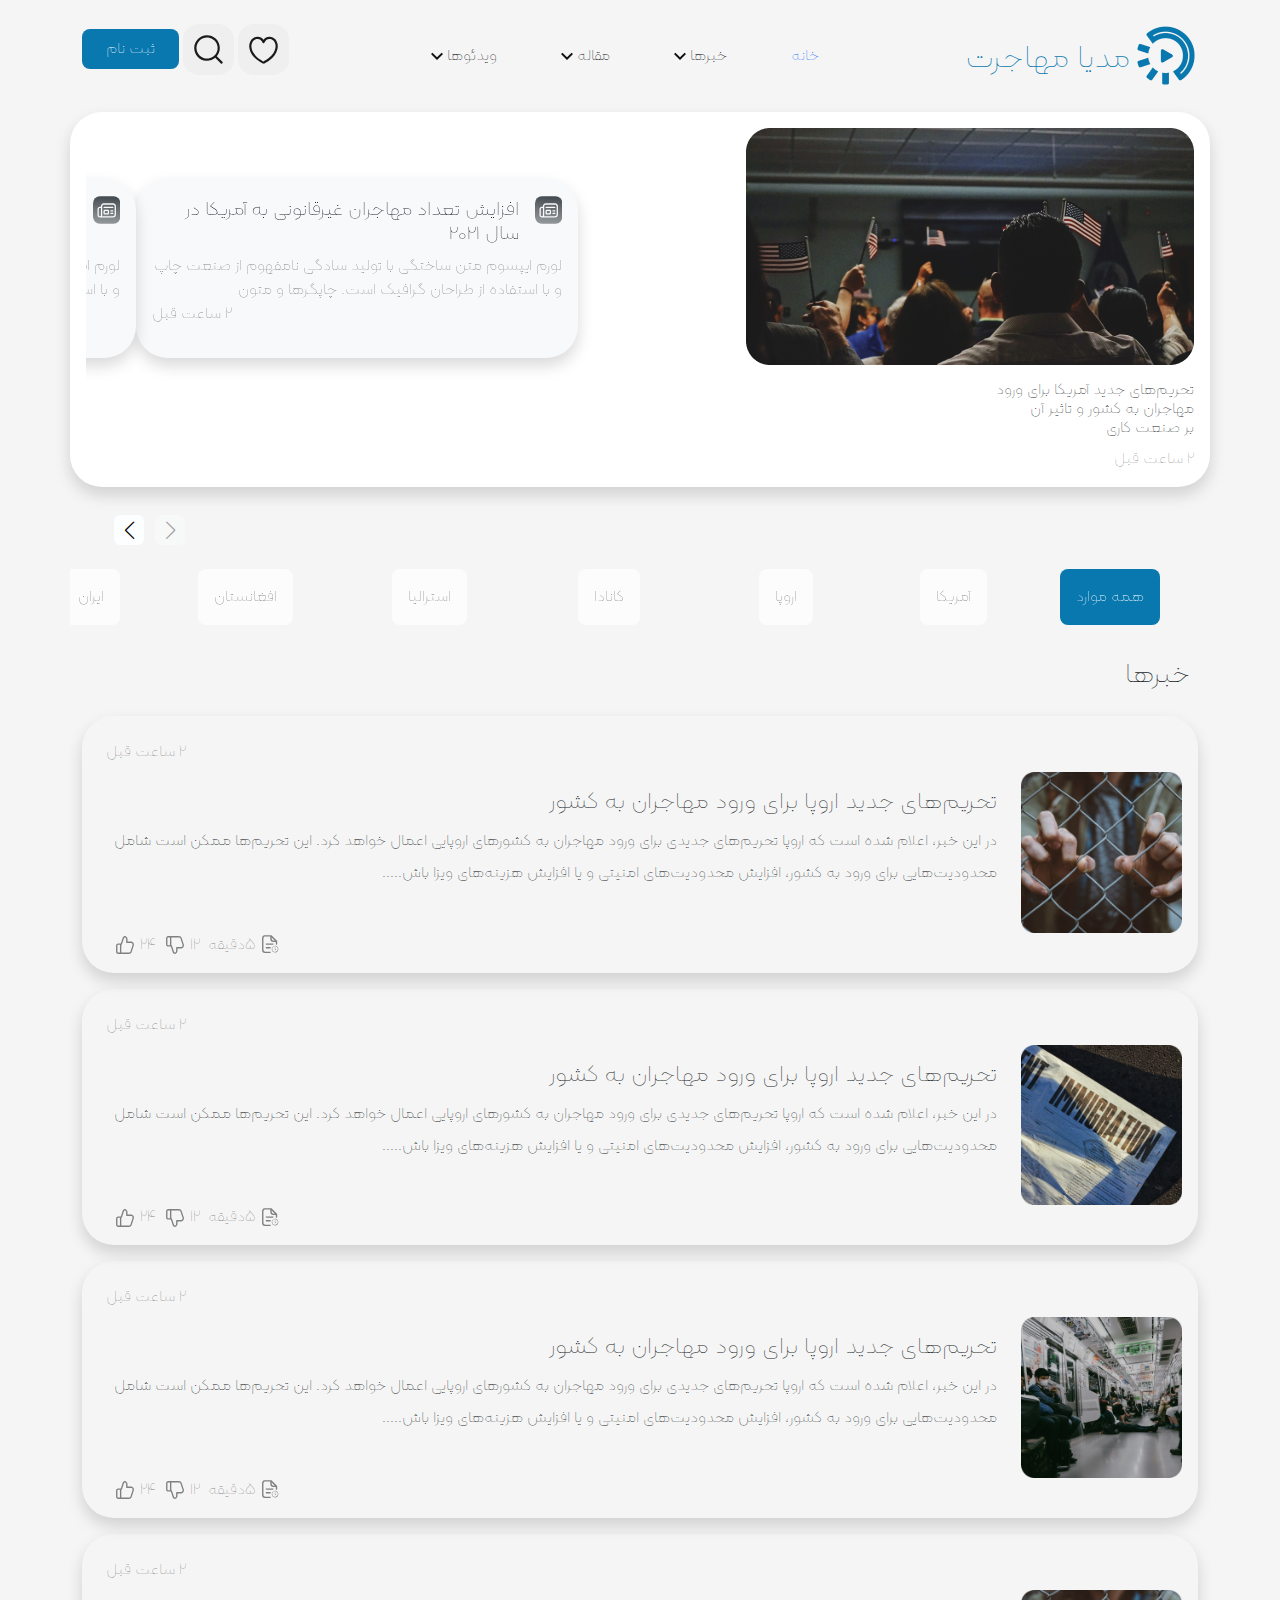
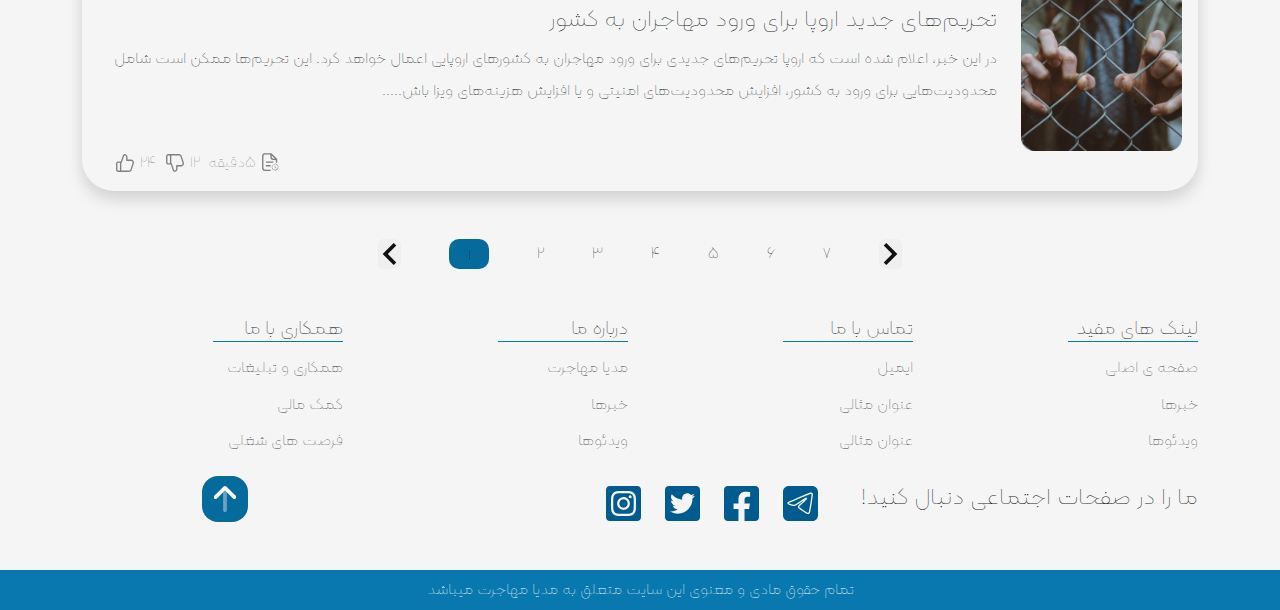
<file: index.html>
<html lang="fa-IR">

<head>
    <meta charset="UTF-8">
    <meta name="viewport" content="width=device-width, initial-scale=1.0">
    <link rel="stylesheet" href="assets/bootstrap-5.3.0-dist/css/bootstrap.css">
    <link rel="stylesheet" href="assets/bootstrap-5.3.0-dist/css/bootstrap.rtl.min.css">
    <link rel="stylesheet" href="assets/package/swiper.css">
    <link rel="stylesheet" href="assets/package/swiper-bundle.min.css">
    <link rel="stylesheet" href="assets/css/style.css">
    <title>Document</title>
</head>

<body>
    <!-- Header -->
    <header class="container">
        <div class="row">
            <div class="d-flex justify-content-between pt-4 pb-4">
                <!-- Logo -->
                <div class="d-flex">
                    <img class="img-fluid images" src="assets/images/Logo.png" alt="Logo">
                    <h1 class="mt-3 me-1 fs-2 text" style="color: #0878AF;">مدیا مهاجرت</h1>
                </div>
                <!-- NAV -->
                <nav class="navbar navbar-expand-lg">
                    <div class="navbar-nav gap-5 fs-6 collapse navbar-collapse" id="navbarNav">
                        <a class="nav-link text-primary" href="#">خانه</a>
                        <!-- news -->
                        <div class="btn-group">

                            <a class="nav-link text-black" id="defaultDropdown" data-bs-toggle="dropdown"
                                data-bs-auto-close="true" aria-expanded="false" href="#">خبرها
                                <svg width="12" height="9" viewBox="0 0 14 9" fill="none"
                                    xmlns="http://www.w3.org/2000/svg">
                                    <path
                                        d="M0 1.66667L1.645 0.0216675L7 5.365L12.355 0.0216675L14 1.66667L7 8.66667L0 1.66667Z"
                                        fill="#0F1010" />

                                </svg>
                                <div class="menu w-50 text-center dropdown-menu border-0"
                                    aria-labelledby="defaultDropdown">
                                    <a class="dropdown-item" href="#">عنوان خبرها</a>
                                    <a class="dropdown-item" href="#">عنوان خبرها</a>
                                    <a class="dropdown-item" href="#">عنوان خبرها</a>
                                </div>
                            </a>
                        </div>
                        <!-- End News -->
                        <!-- article -->
                        <div class="btn-group">
                            <a class="nav-link text-black" id="dropdownMenuClickableOutside" data-bs-toggle="dropdown"
                                data-bs-auto-close="true" aria-expanded="false" href="#">مقاله
                                <svg width="12" height="9" viewBox="0 0 14 9" fill="none"
                                    xmlns="http://www.w3.org/2000/svg">
                                    <path
                                        d="M0 1.66667L1.645 0.0216675L7 5.365L12.355 0.0216675L14 1.66667L7 8.66667L0 1.66667Z"
                                        fill="#0F1010" />

                                </svg>
                                <div class="w-50 text-center dropdown-menu border-0"
                                    aria-labelledby="dropdownMenuClickableOutside">
                                    <a class="dropdown-item" href="#">عنوان مقاله</a>
                                    <a class="dropdown-item" href="#">عنوان مقاله</a>
                                    <a class="dropdown-item" href="#">عنوان مقاله</a>
                                </div>
                            </a>
                        </div>
                        <!-- move -->
                        <div class="btn-group">
                            <a class="nav-link text-black" id="dropdownMenuClickableOutside" data-bs-toggle="dropdown"
                                data-bs-auto-close="true" aria-expanded="false" href="#">ویدئوها
                                <svg width="12" height="9" viewBox="0 0 14 9" fill="none"
                                    xmlns="http://www.w3.org/2000/svg">
                                    <path
                                        d="M0 1.66667L1.645 0.0216675L7 5.365L12.355 0.0216675L14 1.66667L7 8.66667L0 1.66667Z"
                                        fill="#0F1010" />

                                </svg>
                                <div class="w-50 text-center dropdown-menu border-0"
                                    aria-labelledby="dropdownMenuClickableOutside">
                                    <a class="dropdown-item" href="#">عنوان ویدئوها</a>
                                    <a class="dropdown-item" href="#">عنوان ویدئوها</a>
                                    <a class="dropdown-item" href="#">عنوان ویدئوها</a>
                                </div>
                            </a>
                        </div>
                    </div>
                </nav>
                <!-- End Nav -->
                <!-- SEARCH HEART -->
                <div class="gap-2 d-xs-none d-sm-none d-md-none d-lg-block d-xl-block search">
                    <button class="border-0 rounded-4 py-2 px-2">
                        <svg width="35" height="35" viewBox="0 0 44 44" fill="none" xmlns="http://www.w3.org/2000/svg">
                            <path
                                d="M21.9995 39.875C21.8029 39.8752 21.6085 39.8334 21.4294 39.7522C20.8299 39.479 6.72052 32.9358 4.46002 21.2813C3.98201 19.2672 3.94438 17.1736 4.34969 15.1435C4.75501 13.1135 5.59371 11.1948 6.80852 9.51865C7.76745 8.36732 8.9752 7.44867 10.3408 6.83194C11.7063 6.21522 13.1941 5.9165 14.6919 5.95832H14.7395C16.1816 5.95308 17.6019 6.30986 18.8703 6.99596C20.1387 7.68205 21.2147 8.67552 21.9995 9.88532C22.7881 8.66975 23.8704 7.67265 25.1464 6.98625C26.4225 6.29984 27.851 5.9463 29.2999 5.95832C30.7998 5.91454 32.29 6.21231 33.658 6.8291C35.0259 7.4459 36.2357 8.36558 37.196 9.51865C38.4095 11.1955 39.2468 13.1144 39.6508 15.1444C40.0549 17.1744 40.0161 19.2677 39.5372 21.2813C37.2785 32.9358 23.1692 39.479 22.5697 39.7522C22.3906 39.8334 22.1962 39.8752 21.9995 39.875ZM14.7432 8.70832H14.712C13.6173 8.66228 12.5266 8.86885 11.5245 9.31203C10.5225 9.75521 9.63584 10.4231 8.93335 11.264C7.97577 12.6277 7.32184 14.1809 7.0157 15.8188C6.70955 17.4568 6.75831 19.1413 7.15868 20.7588C8.90952 29.7862 19.42 35.6528 22.0087 36.9692C24.5882 35.6528 35.0987 29.7862 36.8477 20.7588C37.2489 19.1418 37.2987 17.4576 36.9938 15.8197C36.689 14.1818 36.0365 12.6283 35.0804 11.264C34.3758 10.4217 33.4867 9.75308 32.482 9.30988C31.4773 8.86667 30.3841 8.66083 29.287 8.70832H29.2559C27.9237 8.78575 26.6452 9.25966 25.5845 10.0692C24.5237 10.8787 23.7292 11.9869 23.303 13.2513C23.2098 13.5227 23.0343 13.7584 22.8011 13.9256C22.5679 14.0928 22.2883 14.1833 22.0014 14.1845C21.7138 14.1834 21.4338 14.0922 21.2007 13.9239C20.9676 13.7555 20.793 13.5184 20.7015 13.2458C20.2738 11.9817 19.4781 10.8743 18.4164 10.0657C17.3547 9.25721 16.0755 8.7845 14.7432 8.70832Z"
                                fill="#1A1B1B" />
                        </svg>
                    </button>
                    <button class="border-0 rounded-4 py-2 px-2">
                        <svg width="35" height="35" viewBox="0 0 44 44" fill="none" xmlns="http://www.w3.org/2000/svg">
                            <path
                                d="M39.4724 37.5276L32.4305 30.4857C35.1 27.3152 36.4419 23.2362 36.1761 19.1C35.9102 14.9639 34.0572 11.0902 31.0038 8.28752C27.9503 5.48483 23.9325 3.9697 19.7887 4.05837C15.645 4.14704 11.6956 5.83265 8.76485 8.76339C5.83412 11.6941 4.1485 15.6435 4.05984 19.7873C3.97117 23.931 5.48629 27.9489 8.28898 31.0023C11.0917 34.0557 14.9653 35.9087 19.1015 36.1746C23.2377 36.4404 27.3167 35.0986 30.4872 32.4291L37.529 39.4709C37.7897 39.7138 38.1344 39.846 38.4906 39.8397C38.8469 39.8334 39.1867 39.6891 39.4387 39.4372C39.6906 39.1853 39.8349 38.8454 39.8412 38.4892C39.8475 38.133 39.7152 37.7882 39.4724 37.5276ZM6.87569 20.1659C6.87569 17.537 7.65523 14.9672 9.11574 12.7814C10.5762 10.5956 12.6521 8.89201 15.0809 7.88599C17.5096 6.87998 20.1821 6.61676 22.7604 7.12962C25.3388 7.64248 27.7071 8.90839 29.566 10.7673C31.4249 12.6261 32.6908 14.9945 33.2036 17.5728C33.7165 20.1511 33.4533 22.8237 32.4473 25.2524C31.4412 27.6811 29.7376 29.757 27.5518 31.2175C25.366 32.678 22.7962 33.4576 20.1674 33.4576C16.6434 33.4537 13.2648 32.0521 10.773 29.5602C8.28119 27.0684 6.87957 23.6899 6.87569 20.1659Z"
                                fill="#1A1B1B" />
                        </svg>
                    </button>

                    <a class="singIn border-0 rounded-3 text-decoration-none text-white fs-6 py-2 px-4" href="#">ثبت
                        نام</a>
                </div>
                <!-- End SEARCH HEART -->
                <!-- icone responsive user -->
                <div class="navbar-toggler d-xs-block d-sm-block d-md-block d-lg-none d-xl-none user" type="button"
                    data-bs-toggle="collapse" data-bs-target="#navbarNav" aria-controls="navbarNav"
                    aria-expanded="false" aria-label="Toggle navigation">
                    <div class="d-flex gap-3">
                        <!-- user -->
                        <button class="border-0 rounded-4 py-2 px-2">
                            <svg width="22" height="22" viewBox="0 0 22 22" fill="none"
                                xmlns="http://www.w3.org/2000/svg">
                                <path
                                    d="M11.0003 9.16667C13.5316 9.16667 15.5837 7.11464 15.5837 4.58333C15.5837 2.05203 13.5316 0 11.0003 0C8.46902 0 6.41699 2.05203 6.41699 4.58333C6.41699 7.11464 8.46902 9.16667 11.0003 9.16667Z"
                                    fill="#1A1B1B" />
                                <path
                                    d="M1.83366 22H20.167C20.4101 22 20.6433 21.9034 20.8152 21.7315C20.9871 21.5596 21.0837 21.3264 21.0837 21.0833C21.0837 18.4091 20.0213 15.8443 18.1303 13.9533C16.2393 12.0623 13.6746 11 11.0003 11C8.32606 11 5.76132 12.0623 3.87033 13.9533C1.97934 15.8443 0.916992 18.4091 0.916992 21.0833C0.916992 21.3264 1.01357 21.5596 1.18548 21.7315C1.35739 21.9034 1.59054 22 1.83366 22Z"
                                    fill="#1A1B1B" />
                            </svg>

                        </button>
                        <!--End user -->
                        <!-- search -->
                        <button class="border-0 rounded-4 py-2 px-2">
                            <svg width="22" height="22" viewBox="0 0 44 44" fill="none"
                                xmlns="http://www.w3.org/2000/svg">
                                <path
                                    d="M21.9995 39.875C21.8029 39.8752 21.6085 39.8334 21.4294 39.7522C20.8299 39.479 6.72052 32.9358 4.46002 21.2813C3.98201 19.2672 3.94438 17.1736 4.34969 15.1435C4.75501 13.1135 5.59371 11.1948 6.80852 9.51865C7.76745 8.36732 8.9752 7.44867 10.3408 6.83194C11.7063 6.21522 13.1941 5.9165 14.6919 5.95832H14.7395C16.1816 5.95308 17.6019 6.30986 18.8703 6.99596C20.1387 7.68205 21.2147 8.67552 21.9995 9.88532C22.7881 8.66975 23.8704 7.67265 25.1464 6.98625C26.4225 6.29984 27.851 5.9463 29.2999 5.95832C30.7998 5.91454 32.29 6.21231 33.658 6.8291C35.0259 7.4459 36.2357 8.36558 37.196 9.51865C38.4095 11.1955 39.2468 13.1144 39.6508 15.1444C40.0549 17.1744 40.0161 19.2677 39.5372 21.2813C37.2785 32.9358 23.1692 39.479 22.5697 39.7522C22.3906 39.8334 22.1962 39.8752 21.9995 39.875ZM14.7432 8.70832H14.712C13.6173 8.66228 12.5266 8.86885 11.5245 9.31203C10.5225 9.75521 9.63584 10.4231 8.93335 11.264C7.97577 12.6277 7.32184 14.1809 7.0157 15.8188C6.70955 17.4568 6.75831 19.1413 7.15868 20.7588C8.90952 29.7862 19.42 35.6528 22.0087 36.9692C24.5882 35.6528 35.0987 29.7862 36.8477 20.7588C37.2489 19.1418 37.2987 17.4576 36.9938 15.8197C36.689 14.1818 36.0365 12.6283 35.0804 11.264C34.3758 10.4217 33.4867 9.75308 32.482 9.30988C31.4773 8.86667 30.3841 8.66083 29.287 8.70832H29.2559C27.9237 8.78575 26.6452 9.25966 25.5845 10.0692C24.5237 10.8787 23.7292 11.9869 23.303 13.2513C23.2098 13.5227 23.0343 13.7584 22.8011 13.9256C22.5679 14.0928 22.2883 14.1833 22.0014 14.1845C21.7138 14.1834 21.4338 14.0922 21.2007 13.9239C20.9676 13.7555 20.793 13.5184 20.7015 13.2458C20.2738 11.9817 19.4781 10.8743 18.4164 10.0657C17.3547 9.25721 16.0755 8.7845 14.7432 8.70832Z"
                                    fill="#1A1B1B" />
                            </svg>
                        </button>
                        <!-- End search -->
                        <!-- menu -->
                        <button class="border-0 rounded-4 py-2 px-2" type="button" data-bs-toggle="collapse"
                            data-bs-target="#navbarNav">
                            <svg width="22" height="22" viewBox="0 0 22 22" fill="none"
                                xmlns="http://www.w3.org/2000/svg">
                                <path
                                    d="M19.25 6.1875H2.75C2.56766 6.1875 2.3928 6.11507 2.26386 5.98614C2.13493 5.8572 2.0625 5.68234 2.0625 5.5C2.0625 5.31766 2.13493 5.1428 2.26386 5.01386C2.3928 4.88493 2.56766 4.8125 2.75 4.8125H19.25C19.4323 4.8125 19.6072 4.88493 19.7361 5.01386C19.8651 5.1428 19.9375 5.31766 19.9375 5.5C19.9375 5.68234 19.8651 5.8572 19.7361 5.98614C19.6072 6.11507 19.4323 6.1875 19.25 6.1875ZM19.9375 11C19.9375 10.8177 19.8651 10.6428 19.7361 10.5139C19.6072 10.3849 19.4323 10.3125 19.25 10.3125H2.75C2.56766 10.3125 2.3928 10.3849 2.26386 10.5139C2.13493 10.6428 2.0625 10.8177 2.0625 11C2.0625 11.1823 2.13493 11.3572 2.26386 11.4861C2.3928 11.6151 2.56766 11.6875 2.75 11.6875H19.25C19.4323 11.6875 19.6072 11.6151 19.7361 11.4861C19.8651 11.3572 19.9375 11.1823 19.9375 11ZM19.9375 16.5C19.9375 16.3177 19.8651 16.1428 19.7361 16.0139C19.6072 15.8849 19.4323 15.8125 19.25 15.8125H11C10.8177 15.8125 10.6428 15.8849 10.5139 16.0139C10.3849 16.1428 10.3125 16.3177 10.3125 16.5C10.3125 16.6823 10.3849 16.8572 10.5139 16.9861C10.6428 17.1151 10.8177 17.1875 11 17.1875H19.25C19.4323 17.1875 19.6072 17.1151 19.7361 16.9861C19.8651 16.8572 19.9375 16.6823 19.9375 16.5Z"
                                    fill="#1A1B1B" />
                            </svg>

                        </button>
                        <!--End menu -->
                    </div>
                </div>
                <!-- End icone responsive user -->
            </div>
        </div>

    </header>
    <!-- End Header -->

    <!-- Main -->
    <main>
        <!-- container -->
        <section class="container shadow bg-body p-3 rounded-5">
            <!-- row -->
            <div class="row">
                <!-- cart Right -->
                <div class="col-12 col-sm-12 col-md-6 col-lg-6 col-xl-6">
                    <div>
                        <img class="img-fluid" src="assets/images/trian.png" alt="train">
                        <h3 class="fs-6 pt-3">تحریم‌های جدید آمریکا برای ورود <br />مهاجران به کشور و تاثیر آن
                            <br />بر صنعت کاری
                        </h3>
                        <div>
                            <span class="text-black-50">2 ساعت قبل</span>
                            <!-- svg arrow -->
                        </div>
                    </div>
                </div>
                <!-- End cart Right -->
                <!-- cart Left -->
                <div class="col-12 col-sm-12 col-md-6 col-lg-6 col-xl-6">
                    <!-- swiper -->
                    <div class="swiper">
                        <!-- swiper-wrraper -->
                        <div class="swiper-wrapper">
                            <!-- swiper slide 1 -->
                            <div class="swiper-slide">
                                <div class="shadow bg-light p-3 rounded-5">
                                    <div class="d-flex">
                                        <!-- svg exampel -->
                                        <svg width="32" height="32" viewBox="0 0 32 32" fill="none"
                                            xmlns="http://www.w3.org/2000/svg">
                                            <g filter="url(#filter0_b_181_957)">
                                                <rect width="32" height="32" rx="8" fill="url(#paint0_linear_181_957)"
                                                    fill-opacity="0.91" />
                                                <path
                                                    d="M17.077 15.7498H13.923C13.6987 15.7315 13.473 15.7622 13.2617 15.8398C13.0505 15.9174 12.8586 16.04 12.6994 16.1992C12.5403 16.3584 12.4176 16.5502 12.34 16.7615C12.2624 16.9728 12.2317 17.1984 12.25 17.4228V19.5768C12.2317 19.8011 12.2624 20.0267 12.34 20.238C12.4176 20.4493 12.5403 20.6412 12.6994 20.8003C12.8586 20.9595 13.0505 21.0821 13.2617 21.1597C13.473 21.2373 13.6987 21.2681 13.923 21.2498H17.077C17.3013 21.2681 17.527 21.2373 17.7383 21.1597C17.9495 21.0821 18.1414 20.9595 18.3006 20.8003C18.4597 20.6412 18.5824 20.4493 18.66 20.238C18.7376 20.0267 18.7683 19.8011 18.75 19.5768V17.4228C18.7683 17.1984 18.7376 16.9728 18.66 16.7615C18.5824 16.5502 18.4597 16.3584 18.3006 16.1992C18.1414 16.04 17.9495 15.9174 17.7383 15.8398C17.527 15.7622 17.3013 15.7315 17.077 15.7498ZM17.25 19.5768C17.25 19.6698 17.238 19.7198 17.241 19.7308C17.1877 19.746 17.1323 19.7525 17.077 19.7498H13.923C13.841 19.7498 13.792 19.7408 13.774 19.7408C13.7593 19.6874 13.7529 19.6321 13.755 19.5768V17.4228C13.755 17.3298 13.767 17.2798 13.764 17.2688C13.8173 17.2535 13.8727 17.2471 13.928 17.2498H17.082C17.182 17.2498 17.229 17.2608 17.236 17.2588C17.2507 17.3121 17.2571 17.3675 17.255 17.4228L17.25 19.5768ZM23.75 16.9998C23.75 17.1987 23.671 17.3894 23.5303 17.5301C23.3897 17.6708 23.1989 17.7498 23 17.7498H21C20.8011 17.7498 20.6103 17.6708 20.4697 17.5301C20.329 17.3894 20.25 17.1987 20.25 16.9998C20.25 16.8009 20.329 16.6101 20.4697 16.4694C20.6103 16.3288 20.8011 16.2498 21 16.2498H23C23.1989 16.2498 23.3897 16.3288 23.5303 16.4694C23.671 16.6101 23.75 16.8009 23.75 16.9998ZM23.75 19.9998C23.75 20.1987 23.671 20.3894 23.5303 20.5301C23.3897 20.6708 23.1989 20.7498 23 20.7498H21C20.8011 20.7498 20.6103 20.6708 20.4697 20.5301C20.329 20.3894 20.25 20.1987 20.25 19.9998C20.25 19.8009 20.329 19.6101 20.4697 19.4694C20.6103 19.3288 20.8011 19.2498 21 19.2498H23C23.1989 19.2498 23.3897 19.3288 23.5303 19.4694C23.671 19.6101 23.75 19.8009 23.75 19.9998ZM23.75 12.9998C23.75 13.1987 23.671 13.3894 23.5303 13.5301C23.3897 13.6708 23.1989 13.7498 23 13.7498H13C12.8011 13.7498 12.6103 13.6708 12.4697 13.5301C12.329 13.3894 12.25 13.1987 12.25 12.9998C12.25 12.8009 12.329 12.6101 12.4697 12.4694C12.6103 12.3288 12.8011 12.2498 13 12.2498H23C23.1989 12.2498 23.3897 12.3288 23.5303 12.4694C23.671 12.6101 23.75 12.8009 23.75 12.9998ZM23 8.24977H13C12.4933 8.19105 11.98 8.24765 11.4983 8.41534C11.0166 8.58303 10.579 8.85747 10.2184 9.21813C9.8577 9.57879 9.58326 10.0163 9.41557 10.498C9.24788 10.9797 9.19128 11.4931 9.25 11.9998V12.2498H8C7.2709 12.2506 6.57189 12.5406 6.05633 13.0561C5.54078 13.5717 5.25079 14.2707 5.25 14.9998V21.9998C5.25079 22.7289 5.54078 23.4279 6.05633 23.9434C6.57189 24.459 7.2709 24.749 8 24.7498H23C23.5067 24.8085 24.02 24.7519 24.5017 24.5842C24.9834 24.4165 25.421 24.1421 25.7816 23.7814C26.1423 23.4207 26.4167 22.9832 26.5844 22.5015C26.7521 22.0198 26.8087 21.5064 26.75 20.9998V11.9998C26.8087 11.4931 26.7521 10.9797 26.5844 10.498C26.4167 10.0163 26.1423 9.57879 25.7816 9.21813C25.421 8.85747 24.9834 8.58303 24.5017 8.41534C24.02 8.24765 23.5067 8.19105 23 8.24977ZM9.25 21.9998C9.25 22.3313 9.1183 22.6492 8.88388 22.8837C8.64946 23.1181 8.33152 23.2498 8 23.2498C7.66848 23.2498 7.35054 23.1181 7.11612 22.8837C6.8817 22.6492 6.75 22.3313 6.75 21.9998V14.9998C6.75053 14.6684 6.88239 14.3508 7.1167 14.1165C7.35101 13.8822 7.66864 13.7503 8 13.7498H9.25V21.9998ZM25.25 20.9998C25.25 22.5768 24.577 23.2498 23 23.2498H10.449C10.6477 22.8631 10.7509 22.4345 10.75 21.9998V11.9998C10.75 10.4228 11.423 9.74977 13 9.74977H23C24.577 9.74977 25.25 10.4228 25.25 11.9998V20.9998Z"
                                                    fill="#FAFAFA" />
                                            </g>
                                            <defs>
                                                <filter id="filter0_b_181_957" x="-44" y="-44" width="120" height="120"
                                                    filterUnits="userSpaceOnUse" color-interpolation-filters="sRGB">
                                                    <feFlood flood-opacity="0" result="BackgroundImageFix" />
                                                    <feGaussianBlur in="BackgroundImageFix" stdDeviation="22" />
                                                    <feComposite in2="SourceAlpha" operator="in"
                                                        result="effect1_backgroundBlur_181_957" />
                                                    <feBlend mode="normal" in="SourceGraphic"
                                                        in2="effect1_backgroundBlur_181_957" result="shape" />
                                                </filter>
                                                <linearGradient id="paint0_linear_181_957" x1="16" y1="2.42144e-07"
                                                    x2="5.17807" y2="127.865" gradientUnits="userSpaceOnUse">
                                                    <stop stop-color="#081118" stop-opacity="0.83" />
                                                    <stop offset="1" stop-color="white" stop-opacity="0" />
                                                </linearGradient>
                                            </defs>
                                        </svg>
                                        <!-- h3 -->
                                        <h3 class="fs-5 pe-3 pt-1">افزایش تعداد مهاجران غیرقانونی به آمریکا در سال ۲۰۲۱
                                        </h3>
                                        <!-- End h3 -->
                                    </div>
                                    <!-- end svg -->

                                    <p class="text-black-50">لورم ایپسوم متن ساختگی با تولید سادگی نامفهوم از صنعت چاپ و
                                        با
                                        استفاده از طراحان
                                        گرافیک است. چاپگرها و متون
                                        <span class="text-black-50 d-flex justify-content-end">2 ساعت قبل</span>
                                    </p>
                                </div>

                            </div>
                            <!-- end swiper slide 1 -->
                            <!-- swiper-slide 2 -->

                            <!-- swiper-slide 2 -->
                            <div class="swiper-slide">
                                <div class="shadow bg-light p-3 rounded-5">
                                    <div class="d-flex">
                                        <!-- svg exampel -->
                                        <svg width="32" height="32" viewBox="0 0 32 32" fill="none"
                                            xmlns="http://www.w3.org/2000/svg">
                                            <g filter="url(#filter0_b_181_957)">
                                                <rect width="32" height="32" rx="8" fill="url(#paint0_linear_181_957)"
                                                    fill-opacity="0.91" />
                                                <path
                                                    d="M17.077 15.7498H13.923C13.6987 15.7315 13.473 15.7622 13.2617 15.8398C13.0505 15.9174 12.8586 16.04 12.6994 16.1992C12.5403 16.3584 12.4176 16.5502 12.34 16.7615C12.2624 16.9728 12.2317 17.1984 12.25 17.4228V19.5768C12.2317 19.8011 12.2624 20.0267 12.34 20.238C12.4176 20.4493 12.5403 20.6412 12.6994 20.8003C12.8586 20.9595 13.0505 21.0821 13.2617 21.1597C13.473 21.2373 13.6987 21.2681 13.923 21.2498H17.077C17.3013 21.2681 17.527 21.2373 17.7383 21.1597C17.9495 21.0821 18.1414 20.9595 18.3006 20.8003C18.4597 20.6412 18.5824 20.4493 18.66 20.238C18.7376 20.0267 18.7683 19.8011 18.75 19.5768V17.4228C18.7683 17.1984 18.7376 16.9728 18.66 16.7615C18.5824 16.5502 18.4597 16.3584 18.3006 16.1992C18.1414 16.04 17.9495 15.9174 17.7383 15.8398C17.527 15.7622 17.3013 15.7315 17.077 15.7498ZM17.25 19.5768C17.25 19.6698 17.238 19.7198 17.241 19.7308C17.1877 19.746 17.1323 19.7525 17.077 19.7498H13.923C13.841 19.7498 13.792 19.7408 13.774 19.7408C13.7593 19.6874 13.7529 19.6321 13.755 19.5768V17.4228C13.755 17.3298 13.767 17.2798 13.764 17.2688C13.8173 17.2535 13.8727 17.2471 13.928 17.2498H17.082C17.182 17.2498 17.229 17.2608 17.236 17.2588C17.2507 17.3121 17.2571 17.3675 17.255 17.4228L17.25 19.5768ZM23.75 16.9998C23.75 17.1987 23.671 17.3894 23.5303 17.5301C23.3897 17.6708 23.1989 17.7498 23 17.7498H21C20.8011 17.7498 20.6103 17.6708 20.4697 17.5301C20.329 17.3894 20.25 17.1987 20.25 16.9998C20.25 16.8009 20.329 16.6101 20.4697 16.4694C20.6103 16.3288 20.8011 16.2498 21 16.2498H23C23.1989 16.2498 23.3897 16.3288 23.5303 16.4694C23.671 16.6101 23.75 16.8009 23.75 16.9998ZM23.75 19.9998C23.75 20.1987 23.671 20.3894 23.5303 20.5301C23.3897 20.6708 23.1989 20.7498 23 20.7498H21C20.8011 20.7498 20.6103 20.6708 20.4697 20.5301C20.329 20.3894 20.25 20.1987 20.25 19.9998C20.25 19.8009 20.329 19.6101 20.4697 19.4694C20.6103 19.3288 20.8011 19.2498 21 19.2498H23C23.1989 19.2498 23.3897 19.3288 23.5303 19.4694C23.671 19.6101 23.75 19.8009 23.75 19.9998ZM23.75 12.9998C23.75 13.1987 23.671 13.3894 23.5303 13.5301C23.3897 13.6708 23.1989 13.7498 23 13.7498H13C12.8011 13.7498 12.6103 13.6708 12.4697 13.5301C12.329 13.3894 12.25 13.1987 12.25 12.9998C12.25 12.8009 12.329 12.6101 12.4697 12.4694C12.6103 12.3288 12.8011 12.2498 13 12.2498H23C23.1989 12.2498 23.3897 12.3288 23.5303 12.4694C23.671 12.6101 23.75 12.8009 23.75 12.9998ZM23 8.24977H13C12.4933 8.19105 11.98 8.24765 11.4983 8.41534C11.0166 8.58303 10.579 8.85747 10.2184 9.21813C9.8577 9.57879 9.58326 10.0163 9.41557 10.498C9.24788 10.9797 9.19128 11.4931 9.25 11.9998V12.2498H8C7.2709 12.2506 6.57189 12.5406 6.05633 13.0561C5.54078 13.5717 5.25079 14.2707 5.25 14.9998V21.9998C5.25079 22.7289 5.54078 23.4279 6.05633 23.9434C6.57189 24.459 7.2709 24.749 8 24.7498H23C23.5067 24.8085 24.02 24.7519 24.5017 24.5842C24.9834 24.4165 25.421 24.1421 25.7816 23.7814C26.1423 23.4207 26.4167 22.9832 26.5844 22.5015C26.7521 22.0198 26.8087 21.5064 26.75 20.9998V11.9998C26.8087 11.4931 26.7521 10.9797 26.5844 10.498C26.4167 10.0163 26.1423 9.57879 25.7816 9.21813C25.421 8.85747 24.9834 8.58303 24.5017 8.41534C24.02 8.24765 23.5067 8.19105 23 8.24977ZM9.25 21.9998C9.25 22.3313 9.1183 22.6492 8.88388 22.8837C8.64946 23.1181 8.33152 23.2498 8 23.2498C7.66848 23.2498 7.35054 23.1181 7.11612 22.8837C6.8817 22.6492 6.75 22.3313 6.75 21.9998V14.9998C6.75053 14.6684 6.88239 14.3508 7.1167 14.1165C7.35101 13.8822 7.66864 13.7503 8 13.7498H9.25V21.9998ZM25.25 20.9998C25.25 22.5768 24.577 23.2498 23 23.2498H10.449C10.6477 22.8631 10.7509 22.4345 10.75 21.9998V11.9998C10.75 10.4228 11.423 9.74977 13 9.74977H23C24.577 9.74977 25.25 10.4228 25.25 11.9998V20.9998Z"
                                                    fill="#FAFAFA" />
                                            </g>
                                            <defs>
                                                <filter id="filter0_b_181_957" x="-44" y="-44" width="120" height="120"
                                                    filterUnits="userSpaceOnUse" color-interpolation-filters="sRGB">
                                                    <feFlood flood-opacity="0" result="BackgroundImageFix" />
                                                    <feGaussianBlur in="BackgroundImageFix" stdDeviation="22" />
                                                    <feComposite in2="SourceAlpha" operator="in"
                                                        result="effect1_backgroundBlur_181_957" />
                                                    <feBlend mode="normal" in="SourceGraphic"
                                                        in2="effect1_backgroundBlur_181_957" result="shape" />
                                                </filter>
                                                <linearGradient id="paint0_linear_181_957" x1="16" y1="2.42144e-07"
                                                    x2="5.17807" y2="127.865" gradientUnits="userSpaceOnUse">
                                                    <stop stop-color="#081118" stop-opacity="0.83" />
                                                    <stop offset="1" stop-color="white" stop-opacity="0" />
                                                </linearGradient>
                                            </defs>
                                        </svg>
                                        <!-- h3 -->
                                        <h3 class="fs-5 pe-3 pt-1">افزایش تعداد مهاجران غیرقانونی به آمریکا در سال ۲۰۲۱
                                        </h3>
                                        <!-- End h3 -->
                                    </div>
                                    <!-- end svg -->

                                    <p class="text-black-50">لورم ایپسوم متن ساختگی با تولید سادگی نامفهوم از صنعت چاپ و
                                        با
                                        استفاده از طراحان
                                        گرافیک است. چاپگرها و متون
                                        <span class="text-black-50 d-flex justify-content-end">2 ساعت قبل</span>
                                    </p>
                                </div>

                            </div>
                            <!-- End swiper slide2 -->
                            <!-- End swiper slide2 -->
                        </div>
                        <!-- End swiper-wrraper -->
                        <!-- btn swiper -->
                        <div class="swiper-pagination"></div>
                    </div>
                </div>
                <!-- End cart Left -->
            </div>
            <!-- End cart -->

            <!-- End row -->
        </section>
        <!-- End container -->

        <!-- All items -->
        <section class="container pt-4">
            <div class="row">
                <div dir="rtl" class="swiper card-slider">
                    <div class="swiper-wrapper pt-4">
                        <div class="swiper-slide">
                            <a class="singIn border-0 rounded-3 text-decoration-none text-white fs-6 py-3 px-3"
                                href="#">همه
                                موارد</a>
                        </div>
                        <div class="swiper-slide">
                            <a class="text-decoration-none fs-6 text-black-50 border-0 rounded-3 bg-light-subtle py-3 px-3"
                                href="#">آمریکا</a>
                        </div>
                        <div class="swiper-slide">

                            <a class="text-decoration-none fs-6 text-black-50 border-0 rounded-3 bg-light-subtle py-3 px-3"
                                href="#">اروپا</a>
                        </div>
                        <div class="swiper-slide">

                            <a class="text-decoration-none fs-6 text-black-50 border-0 rounded-3 bg-light-subtle py-3 px-3"
                                href="#">کانادا</a>
                        </div>
                        <div class="swiper-slide">

                            <a class="text-decoration-none fs-6 text-black-50 border-0 rounded-3 bg-light-subtle py-3 px-3"
                                href="#">استرالیا</a>
                        </div>
                        <div class="swiper-slide">
                            <a class="text-decoration-none fs-6 text-black-50 border-0 rounded-3 bg-light-subtle py-3 px-3"
                                href="#">افغانستان</a>
                        </div>
                        <div class="swiper-slide">
                            <a class="text-decoration-none fs-6 text-black-50 border-0 rounded-3 bg-light-subtle py-3 px-3"
                                href="#">ایران</a>
                        </div>
                        <div class="swiper-slide">

                            <a class="text-decoration-none fs-6 text-black-50 border-0 rounded-3 bg-light-subtle py-3 px-3"
                                href="#">کانادا</a>
                        </div>
                        <div class="swiper-slide">

                            <a class="text-decoration-none fs-6 text-black-50 border-0 rounded-3 bg-light-subtle py-3 px-3"
                                href="#">جهان</a>
                        </div>
                        <div class="swiper-slide">

                            <a class="text-decoration-none fs-6 text-black-50 border-0 rounded-3 bg-light-subtle py-3 px-3"
                                href="#">ترکیه</a>
                        </div>
                        <div class="swiper-slide">

                            <a class="text-decoration-none fs-6 text-black-50 border-0 rounded-3 bg-light-subtle py-3 px-3"
                                href="#">آفریقا</a>
                        </div>
                        <div class="swiper-slide">

                            <a class="text-decoration-none fs-6 text-black-50 border-0 rounded-3 bg-light-subtle py-3 px-3"
                                href="#">ونکوور</a>
                        </div>


                    </div>
                    <div class="swiper-button-next border-0 rounded-2  mt-1"></div>
                    <div class="swiper-button-prev  border-0 rounded-2  mt-1"></div>
                </div>
            </div>
        </section>
        <!-- End All items -->
        <!--News  -->
        <section class="container vstack gap-3">
            <h3 class=" pe-2">خبرها</h3>
            <!-- article 1 -->
            <article class="shadow p-3 rounded-5">
                <div class="row">
                    <div>
                        <span class="d-flex justify-content-end p-2 d-md-none d-lg-none d-xl-none span-news2">
                            <svg width="6" height="26" viewBox="0 0 6 26" fill="none"
                                xmlns="http://www.w3.org/2000/svg">
                                <circle cx="3" cy="3" r="3" fill="#D9D9D9" />
                                <circle cx="3" cy="13" r="3" fill="#D9D9D9" />
                                <circle cx="3" cy="23" r="3" fill="#D9D9D9" />
                            </svg>

                        </span>
                        <span class="d-flex justify-content-end p-2 text-black-50 span-news">2 ساعت
                            قبل</span>

                    </div>

                    <div class="col-12 col-sm-12 col-md-12 col-lg-2 col-xl-2">
                        <img src="assets/images/Rectangle 23795.png" alt="rec" class="img-fluid">
                    </div>
                    <div class="col-12 col-sm-8 col-md-8 col-lg-10 col-xl-10 pt-3">
                        <h3 class="fs-4">تحریم‌های جدید اروپا برای ورود مهاجران به
                            کشور
                        </h3>
                        <p class="fs-6 lh-lg">در این خبر، اعلام شده است که اروپا
                            تحریم‌های
                            جدیدی
                            برای
                            ورود
                            مهاجران به کشورهای اروپایی
                            اعمال خواهد کرد. این تحریم‌ها ممکن است شامل
                            محدودیت‌هایی
                            برای ورود
                            به
                            کشور،
                            افزایش
                            محدودیت‌های امنیتی و یا افزایش هزینه‌های ویزا باش.....
                        </p>
                    </div>

                    <div class="news-min">

                        <span class="d-sm-block d-lg-none d-xl-none text-black-50 span-news3">2 ساعت
                            قبل</span>
                        <div class="d-flex justify-content-end pe-3 gap-2">

                            <span class="text-black-50">
                                <svg width="22" height="22" viewBox="0 0 24 24" fill="none"
                                    xmlns="http://www.w3.org/2000/svg">
                                    <path
                                        d="M11 19.25H6.00004C4.42304 19.25 3.75004 18.577 3.75004 17V4.99998C3.75004 3.42298 4.42304 2.74998 6.00004 2.74998H11.25V4.99998C11.1913 5.50664 11.2479 6.02001 11.4156 6.50171C11.5833 6.98341 11.8577 7.42095 12.2184 7.78161C12.5791 8.14228 13.0166 8.41672 13.4983 8.58441C13.98 8.7521 14.4934 8.8087 15 8.74998H17.25V11C17.25 11.1989 17.3291 11.3897 17.4697 11.5303C17.6104 11.671 17.8011 11.75 18 11.75C18.1989 11.75 18.3897 11.671 18.5304 11.5303C18.671 11.3897 18.75 11.1989 18.75 11V7.99998C18.7501 7.90149 18.7307 7.80397 18.693 7.71301C18.6552 7.62205 18.5998 7.53945 18.53 7.46997L12.53 1.46998C12.4606 1.40018 12.378 1.34481 12.287 1.30705C12.196 1.2693 12.0985 1.2499 12 1.24998H6.00004C5.49338 1.19125 4.98 1.24785 4.4983 1.41554C4.0166 1.58323 3.57906 1.85768 3.2184 2.21834C2.85774 2.579 2.5833 3.01654 2.4156 3.49824C2.24791 3.97994 2.19131 4.49332 2.25004 4.99998V17C2.19131 17.5066 2.24791 18.02 2.4156 18.5017C2.5833 18.9834 2.85774 19.421 3.2184 19.7816C3.57906 20.1423 4.0166 20.4167 4.4983 20.5844C4.98 20.7521 5.49338 20.8087 6.00004 20.75H11C11.1989 20.75 11.3897 20.671 11.5304 20.5303C11.671 20.3897 11.75 20.1989 11.75 20C11.75 19.8011 11.671 19.6103 11.5304 19.4696C11.3897 19.329 11.1989 19.25 11 19.25ZM12.75 4.99998V3.81098L16.189 7.24998H15C13.423 7.24998 12.75 6.57698 12.75 4.99998ZM14 10.25C14.1989 10.25 14.3897 10.329 14.5304 10.4696C14.671 10.6103 14.75 10.8011 14.75 11C14.75 11.1989 14.671 11.3897 14.5304 11.5303C14.3897 11.671 14.1989 11.75 14 11.75H7.00004C6.80112 11.75 6.61036 11.671 6.46971 11.5303C6.32905 11.3897 6.25004 11.1989 6.25004 11C6.25004 10.8011 6.32905 10.6103 6.46971 10.4696C6.61036 10.329 6.80112 10.25 7.00004 10.25H14ZM11.75 15C11.75 15.1989 11.671 15.3897 11.5304 15.5303C11.3897 15.671 11.1989 15.75 11 15.75H7.00004C6.80112 15.75 6.61036 15.671 6.46971 15.5303C6.32905 15.3897 6.25004 15.1989 6.25004 15C6.25004 14.8011 6.32905 14.6103 6.46971 14.4696C6.61036 14.329 6.80112 14.25 7.00004 14.25H11C11.1989 14.25 11.3897 14.329 11.5304 14.4696C11.671 14.6103 11.75 14.8011 11.75 15Z"
                                        fill="#808080" />
                                    <path
                                        d="M16.4176 12.9022C15.7089 12.9022 15.0161 13.1123 14.4269 13.5061C13.8376 13.8998 13.3783 14.4594 13.1071 15.1142C12.8359 15.769 12.7649 16.4895 12.9032 17.1846C13.0414 17.8797 13.3827 18.5182 13.8838 19.0193C14.385 19.5204 15.0235 19.8617 15.7186 20C16.4137 20.1382 17.1342 20.0673 17.7889 19.7961C18.4437 19.5249 19.0033 19.0656 19.3971 18.4763C19.7908 17.887 20.001 17.1942 20.001 16.4855C19.9999 15.5355 19.622 14.6246 18.9503 13.9529C18.2785 13.2811 17.3677 12.9032 16.4176 12.9022ZM16.4176 19.5688C15.8078 19.5688 15.2117 19.388 14.7046 19.0492C14.1976 18.7104 13.8024 18.2288 13.569 17.6654C13.3356 17.102 13.2746 16.4821 13.3936 15.884C13.5125 15.2859 13.8062 14.7365 14.2374 14.3053C14.6686 13.874 15.218 13.5804 15.8161 13.4614C16.4142 13.3424 17.0342 13.4035 17.5976 13.6369C18.161 13.8702 18.6425 14.2654 18.9813 14.7725C19.3201 15.2795 19.501 15.8757 19.501 16.4855C19.5001 17.303 19.175 18.0867 18.5969 18.6648C18.0189 19.2428 17.2351 19.5679 16.4176 19.5688ZM17.5943 17.3088C17.6189 17.3317 17.6386 17.3593 17.6522 17.39C17.6659 17.4207 17.6732 17.4538 17.6738 17.4873C17.6744 17.5209 17.6683 17.5542 17.6557 17.5854C17.6431 17.6165 17.6244 17.6448 17.6007 17.6685C17.5769 17.6922 17.5486 17.711 17.5175 17.7235C17.4864 17.7361 17.453 17.7423 17.4195 17.7417C17.3859 17.7411 17.3528 17.7338 17.3221 17.7201C17.2915 17.7064 17.2639 17.6867 17.241 17.6622L16.241 16.6622C16.2177 16.639 16.1993 16.6115 16.1867 16.5812C16.1741 16.5508 16.1676 16.5183 16.1676 16.4855V14.8188C16.1676 14.7525 16.194 14.6889 16.2409 14.6421C16.2878 14.5952 16.3513 14.5688 16.4176 14.5688C16.4839 14.5688 16.5475 14.5952 16.5944 14.6421C16.6413 14.6889 16.6676 14.7525 16.6676 14.8188V16.3818L17.5943 17.3088Z"
                                        fill="#808080" />
                                </svg>
                                5دقیقه
                            </span>
                            <span class="text-black-50">12
                                <svg width="22" height="22" viewBox="0 0 24 24" fill="none"
                                    xmlns="http://www.w3.org/2000/svg">
                                    <path
                                        d="M21.176 14.3924C20.7847 14.8719 20.2807 15.2469 19.709 15.4839C19.1373 15.7209 18.5158 15.8124 17.9 15.7504H14.747V18.2374C14.7475 18.8547 14.5954 19.4626 14.3042 20.007C14.013 20.5513 13.5918 21.0152 13.078 21.3574C12.7827 21.554 12.4466 21.6808 12.095 21.7281C11.7434 21.7755 11.3857 21.7421 11.049 21.6306C10.7122 21.5191 10.4053 21.3324 10.1515 21.0845C9.89763 20.8367 9.70357 20.5344 9.584 20.2004L7.456 13.7504H4.5C3.90351 13.7496 3.33167 13.5123 2.90989 13.0905C2.4881 12.6687 2.25079 12.0969 2.25 11.5004V4.50041C2.25079 3.90392 2.4881 3.33208 2.90989 2.9103C3.33167 2.48851 3.90351 2.25121 4.5 2.25041H15.9C18.4 2.25041 19.008 3.46341 19.458 4.81441L21.458 10.8144C21.7001 11.39 21.8009 12.0152 21.7518 12.6377C21.7027 13.2602 21.5053 13.8619 21.176 14.3924ZM3.75 4.50041V11.5004C3.75026 11.6992 3.82937 11.8899 3.96996 12.0304C4.11056 12.171 4.30117 12.2501 4.5 12.2504H6.5V3.75041H4.5C4.30117 3.75068 4.11056 3.82978 3.96996 3.97038C3.82937 4.11097 3.75026 4.30158 3.75 4.50041ZM20.037 11.2894L18.037 5.28941C17.682 4.22241 17.459 3.75041 15.903 3.75041H8V12.2504C8.15759 12.2507 8.3111 12.3006 8.43873 12.393C8.56636 12.4855 8.66162 12.6158 8.711 12.7654L11 19.7064C11.0445 19.8243 11.1151 19.9305 11.2064 20.0173C11.2978 20.1041 11.4075 20.1691 11.5275 20.2076C11.6474 20.246 11.7745 20.2569 11.8993 20.2394C12.0241 20.2219 12.1433 20.1764 12.248 20.1064C12.5561 19.901 12.8086 19.6226 12.9831 19.296C13.1575 18.9694 13.2485 18.6047 13.248 18.2344V15.0004C13.248 14.8015 13.327 14.6107 13.4677 14.4701C13.6083 14.3294 13.7991 14.2504 13.998 14.2504H17.9C18.2758 14.2891 18.6555 14.2431 19.0113 14.1159C19.3671 13.9887 19.6898 13.7836 19.956 13.5154C20.1389 13.1753 20.2413 12.7977 20.2553 12.4118C20.2694 12.0259 20.1947 11.6419 20.037 11.2894Z"
                                        fill="#808080" />
                                </svg>

                            </span>
                            <span class="text-black-50">24
                                <svg width="22" height="22" viewBox="0 0 24 24" fill="none"
                                    xmlns="http://www.w3.org/2000/svg">
                                    <path
                                        d="M21.176 9.60759C20.7847 9.12811 20.2807 8.7531 19.709 8.51611C19.1373 8.27913 18.5158 8.18756 17.9 8.24959H14.747V5.76259C14.7475 5.14526 14.5954 4.53738 14.3042 3.99305C14.013 3.44871 13.5918 2.9848 13.078 2.64259C12.7827 2.44598 12.4466 2.3192 12.095 2.27187C11.7434 2.22453 11.3857 2.25789 11.049 2.3694C10.7122 2.48091 10.4053 2.66765 10.1515 2.91545C9.89763 3.16326 9.70357 3.46561 9.584 3.79959L7.456 10.2496H4.5C3.90351 10.2504 3.33167 10.4877 2.90989 10.9095C2.4881 11.3313 2.25079 11.9031 2.25 12.4996V19.4996C2.25079 20.0961 2.4881 20.6679 2.90989 21.0897C3.33167 21.5115 3.90351 21.7488 4.5 21.7496H15.9C18.4 21.7496 19.008 20.5366 19.458 19.1856L21.458 13.1856C21.7001 12.61 21.8009 11.9848 21.7518 11.3623C21.7027 10.7398 21.5053 10.1381 21.176 9.60759ZM3.75 19.4996V12.4996C3.75026 12.3008 3.82937 12.1101 3.96996 11.9696C4.11056 11.829 4.30117 11.7499 4.5 11.7496H6.5V20.2496H4.5C4.30117 20.2493 4.11056 20.1702 3.96996 20.0296C3.82937 19.889 3.75026 19.6984 3.75 19.4996ZM20.037 12.7106L18.037 18.7106C17.682 19.7776 17.459 20.2496 15.903 20.2496H8V11.7496C8.15759 11.7493 8.3111 11.6994 8.43873 11.607C8.56636 11.5145 8.66162 11.3842 8.711 11.2346L11 4.29359C11.0445 4.17574 11.1151 4.06947 11.2064 3.9827C11.2978 3.89593 11.4075 3.83089 11.5275 3.79244C11.6474 3.75399 11.7745 3.74311 11.8993 3.76063C12.0241 3.77814 12.1433 3.82359 12.248 3.89359C12.5561 4.09901 12.8086 4.37741 12.9831 4.70402C13.1575 5.03063 13.2485 5.3953 13.248 5.76559V8.99959C13.248 9.1985 13.327 9.38927 13.4677 9.52992C13.6083 9.67057 13.7991 9.74959 13.998 9.74959H17.9C18.2758 9.71095 18.6555 9.7569 19.0113 9.88408C19.3671 10.0113 19.6898 10.2164 19.956 10.4846C20.1389 10.8247 20.2413 11.2023 20.2553 11.5882C20.2694 11.9741 20.1947 12.3581 20.037 12.7106Z"
                                        fill="#808080" />
                                </svg>

                            </span>

                        </div>
                    </div>

                </div>
            </article>
            <!-- end article 1 -->
            <!-- article 2 -->
            <article class="shadow p-3 rounded-5">
                <div class="row">
                    <div>
                        <span class="d-flex justify-content-end p-2 d-md-none d-lg-none d-xl-none span-news2">
                            <svg width="6" height="26" viewBox="0 0 6 26" fill="none"
                                xmlns="http://www.w3.org/2000/svg">
                                <circle cx="3" cy="3" r="3" fill="#D9D9D9" />
                                <circle cx="3" cy="13" r="3" fill="#D9D9D9" />
                                <circle cx="3" cy="23" r="3" fill="#D9D9D9" />
                            </svg>

                        </span>
                        <span class="d-flex justify-content-end p-2 text-black-50 span-news">2 ساعت
                            قبل</span>

                    </div>

                    <div class="col-12 col-sm-12 col-md-12 col-lg-2 col-xl-2">
                        <img src="assets/images/Rectangle.png" alt="rec" class="img-fluid">
                    </div>
                    <div class="col-12 col-sm-8 col-md-8 col-lg-10 col-xl-10 pt-3">
                        <h3 class="fs-4">تحریم‌های جدید اروپا برای ورود مهاجران به
                            کشور
                        </h3>
                        <p class="fs-6 lh-lg">در این خبر، اعلام شده است که اروپا
                            تحریم‌های
                            جدیدی
                            برای
                            ورود
                            مهاجران به کشورهای اروپایی
                            اعمال خواهد کرد. این تحریم‌ها ممکن است شامل
                            محدودیت‌هایی
                            برای ورود
                            به
                            کشور،
                            افزایش
                            محدودیت‌های امنیتی و یا افزایش هزینه‌های ویزا باش.....
                        </p>
                    </div>

                    <div class="news-min">

                        <span class="d-sm-block d-lg-none d-xl-none text-black-50 span-news3">2 ساعت
                            قبل</span>
                        <div class="d-flex justify-content-end pe-3 gap-2">

                            <span class="text-black-50">
                                <svg width="22" height="22" viewBox="0 0 24 24" fill="none"
                                    xmlns="http://www.w3.org/2000/svg">
                                    <path
                                        d="M11 19.25H6.00004C4.42304 19.25 3.75004 18.577 3.75004 17V4.99998C3.75004 3.42298 4.42304 2.74998 6.00004 2.74998H11.25V4.99998C11.1913 5.50664 11.2479 6.02001 11.4156 6.50171C11.5833 6.98341 11.8577 7.42095 12.2184 7.78161C12.5791 8.14228 13.0166 8.41672 13.4983 8.58441C13.98 8.7521 14.4934 8.8087 15 8.74998H17.25V11C17.25 11.1989 17.3291 11.3897 17.4697 11.5303C17.6104 11.671 17.8011 11.75 18 11.75C18.1989 11.75 18.3897 11.671 18.5304 11.5303C18.671 11.3897 18.75 11.1989 18.75 11V7.99998C18.7501 7.90149 18.7307 7.80397 18.693 7.71301C18.6552 7.62205 18.5998 7.53945 18.53 7.46997L12.53 1.46998C12.4606 1.40018 12.378 1.34481 12.287 1.30705C12.196 1.2693 12.0985 1.2499 12 1.24998H6.00004C5.49338 1.19125 4.98 1.24785 4.4983 1.41554C4.0166 1.58323 3.57906 1.85768 3.2184 2.21834C2.85774 2.579 2.5833 3.01654 2.4156 3.49824C2.24791 3.97994 2.19131 4.49332 2.25004 4.99998V17C2.19131 17.5066 2.24791 18.02 2.4156 18.5017C2.5833 18.9834 2.85774 19.421 3.2184 19.7816C3.57906 20.1423 4.0166 20.4167 4.4983 20.5844C4.98 20.7521 5.49338 20.8087 6.00004 20.75H11C11.1989 20.75 11.3897 20.671 11.5304 20.5303C11.671 20.3897 11.75 20.1989 11.75 20C11.75 19.8011 11.671 19.6103 11.5304 19.4696C11.3897 19.329 11.1989 19.25 11 19.25ZM12.75 4.99998V3.81098L16.189 7.24998H15C13.423 7.24998 12.75 6.57698 12.75 4.99998ZM14 10.25C14.1989 10.25 14.3897 10.329 14.5304 10.4696C14.671 10.6103 14.75 10.8011 14.75 11C14.75 11.1989 14.671 11.3897 14.5304 11.5303C14.3897 11.671 14.1989 11.75 14 11.75H7.00004C6.80112 11.75 6.61036 11.671 6.46971 11.5303C6.32905 11.3897 6.25004 11.1989 6.25004 11C6.25004 10.8011 6.32905 10.6103 6.46971 10.4696C6.61036 10.329 6.80112 10.25 7.00004 10.25H14ZM11.75 15C11.75 15.1989 11.671 15.3897 11.5304 15.5303C11.3897 15.671 11.1989 15.75 11 15.75H7.00004C6.80112 15.75 6.61036 15.671 6.46971 15.5303C6.32905 15.3897 6.25004 15.1989 6.25004 15C6.25004 14.8011 6.32905 14.6103 6.46971 14.4696C6.61036 14.329 6.80112 14.25 7.00004 14.25H11C11.1989 14.25 11.3897 14.329 11.5304 14.4696C11.671 14.6103 11.75 14.8011 11.75 15Z"
                                        fill="#808080" />
                                    <path
                                        d="M16.4176 12.9022C15.7089 12.9022 15.0161 13.1123 14.4269 13.5061C13.8376 13.8998 13.3783 14.4594 13.1071 15.1142C12.8359 15.769 12.7649 16.4895 12.9032 17.1846C13.0414 17.8797 13.3827 18.5182 13.8838 19.0193C14.385 19.5204 15.0235 19.8617 15.7186 20C16.4137 20.1382 17.1342 20.0673 17.7889 19.7961C18.4437 19.5249 19.0033 19.0656 19.3971 18.4763C19.7908 17.887 20.001 17.1942 20.001 16.4855C19.9999 15.5355 19.622 14.6246 18.9503 13.9529C18.2785 13.2811 17.3677 12.9032 16.4176 12.9022ZM16.4176 19.5688C15.8078 19.5688 15.2117 19.388 14.7046 19.0492C14.1976 18.7104 13.8024 18.2288 13.569 17.6654C13.3356 17.102 13.2746 16.4821 13.3936 15.884C13.5125 15.2859 13.8062 14.7365 14.2374 14.3053C14.6686 13.874 15.218 13.5804 15.8161 13.4614C16.4142 13.3424 17.0342 13.4035 17.5976 13.6369C18.161 13.8702 18.6425 14.2654 18.9813 14.7725C19.3201 15.2795 19.501 15.8757 19.501 16.4855C19.5001 17.303 19.175 18.0867 18.5969 18.6648C18.0189 19.2428 17.2351 19.5679 16.4176 19.5688ZM17.5943 17.3088C17.6189 17.3317 17.6386 17.3593 17.6522 17.39C17.6659 17.4207 17.6732 17.4538 17.6738 17.4873C17.6744 17.5209 17.6683 17.5542 17.6557 17.5854C17.6431 17.6165 17.6244 17.6448 17.6007 17.6685C17.5769 17.6922 17.5486 17.711 17.5175 17.7235C17.4864 17.7361 17.453 17.7423 17.4195 17.7417C17.3859 17.7411 17.3528 17.7338 17.3221 17.7201C17.2915 17.7064 17.2639 17.6867 17.241 17.6622L16.241 16.6622C16.2177 16.639 16.1993 16.6115 16.1867 16.5812C16.1741 16.5508 16.1676 16.5183 16.1676 16.4855V14.8188C16.1676 14.7525 16.194 14.6889 16.2409 14.6421C16.2878 14.5952 16.3513 14.5688 16.4176 14.5688C16.4839 14.5688 16.5475 14.5952 16.5944 14.6421C16.6413 14.6889 16.6676 14.7525 16.6676 14.8188V16.3818L17.5943 17.3088Z"
                                        fill="#808080" />
                                </svg>
                                5دقیقه
                            </span>
                            <span class="text-black-50">12
                                <svg width="22" height="22" viewBox="0 0 24 24" fill="none"
                                    xmlns="http://www.w3.org/2000/svg">
                                    <path
                                        d="M21.176 14.3924C20.7847 14.8719 20.2807 15.2469 19.709 15.4839C19.1373 15.7209 18.5158 15.8124 17.9 15.7504H14.747V18.2374C14.7475 18.8547 14.5954 19.4626 14.3042 20.007C14.013 20.5513 13.5918 21.0152 13.078 21.3574C12.7827 21.554 12.4466 21.6808 12.095 21.7281C11.7434 21.7755 11.3857 21.7421 11.049 21.6306C10.7122 21.5191 10.4053 21.3324 10.1515 21.0845C9.89763 20.8367 9.70357 20.5344 9.584 20.2004L7.456 13.7504H4.5C3.90351 13.7496 3.33167 13.5123 2.90989 13.0905C2.4881 12.6687 2.25079 12.0969 2.25 11.5004V4.50041C2.25079 3.90392 2.4881 3.33208 2.90989 2.9103C3.33167 2.48851 3.90351 2.25121 4.5 2.25041H15.9C18.4 2.25041 19.008 3.46341 19.458 4.81441L21.458 10.8144C21.7001 11.39 21.8009 12.0152 21.7518 12.6377C21.7027 13.2602 21.5053 13.8619 21.176 14.3924ZM3.75 4.50041V11.5004C3.75026 11.6992 3.82937 11.8899 3.96996 12.0304C4.11056 12.171 4.30117 12.2501 4.5 12.2504H6.5V3.75041H4.5C4.30117 3.75068 4.11056 3.82978 3.96996 3.97038C3.82937 4.11097 3.75026 4.30158 3.75 4.50041ZM20.037 11.2894L18.037 5.28941C17.682 4.22241 17.459 3.75041 15.903 3.75041H8V12.2504C8.15759 12.2507 8.3111 12.3006 8.43873 12.393C8.56636 12.4855 8.66162 12.6158 8.711 12.7654L11 19.7064C11.0445 19.8243 11.1151 19.9305 11.2064 20.0173C11.2978 20.1041 11.4075 20.1691 11.5275 20.2076C11.6474 20.246 11.7745 20.2569 11.8993 20.2394C12.0241 20.2219 12.1433 20.1764 12.248 20.1064C12.5561 19.901 12.8086 19.6226 12.9831 19.296C13.1575 18.9694 13.2485 18.6047 13.248 18.2344V15.0004C13.248 14.8015 13.327 14.6107 13.4677 14.4701C13.6083 14.3294 13.7991 14.2504 13.998 14.2504H17.9C18.2758 14.2891 18.6555 14.2431 19.0113 14.1159C19.3671 13.9887 19.6898 13.7836 19.956 13.5154C20.1389 13.1753 20.2413 12.7977 20.2553 12.4118C20.2694 12.0259 20.1947 11.6419 20.037 11.2894Z"
                                        fill="#808080" />
                                </svg>

                            </span>
                            <span class="text-black-50">24
                                <svg width="22" height="22" viewBox="0 0 24 24" fill="none"
                                    xmlns="http://www.w3.org/2000/svg">
                                    <path
                                        d="M21.176 9.60759C20.7847 9.12811 20.2807 8.7531 19.709 8.51611C19.1373 8.27913 18.5158 8.18756 17.9 8.24959H14.747V5.76259C14.7475 5.14526 14.5954 4.53738 14.3042 3.99305C14.013 3.44871 13.5918 2.9848 13.078 2.64259C12.7827 2.44598 12.4466 2.3192 12.095 2.27187C11.7434 2.22453 11.3857 2.25789 11.049 2.3694C10.7122 2.48091 10.4053 2.66765 10.1515 2.91545C9.89763 3.16326 9.70357 3.46561 9.584 3.79959L7.456 10.2496H4.5C3.90351 10.2504 3.33167 10.4877 2.90989 10.9095C2.4881 11.3313 2.25079 11.9031 2.25 12.4996V19.4996C2.25079 20.0961 2.4881 20.6679 2.90989 21.0897C3.33167 21.5115 3.90351 21.7488 4.5 21.7496H15.9C18.4 21.7496 19.008 20.5366 19.458 19.1856L21.458 13.1856C21.7001 12.61 21.8009 11.9848 21.7518 11.3623C21.7027 10.7398 21.5053 10.1381 21.176 9.60759ZM3.75 19.4996V12.4996C3.75026 12.3008 3.82937 12.1101 3.96996 11.9696C4.11056 11.829 4.30117 11.7499 4.5 11.7496H6.5V20.2496H4.5C4.30117 20.2493 4.11056 20.1702 3.96996 20.0296C3.82937 19.889 3.75026 19.6984 3.75 19.4996ZM20.037 12.7106L18.037 18.7106C17.682 19.7776 17.459 20.2496 15.903 20.2496H8V11.7496C8.15759 11.7493 8.3111 11.6994 8.43873 11.607C8.56636 11.5145 8.66162 11.3842 8.711 11.2346L11 4.29359C11.0445 4.17574 11.1151 4.06947 11.2064 3.9827C11.2978 3.89593 11.4075 3.83089 11.5275 3.79244C11.6474 3.75399 11.7745 3.74311 11.8993 3.76063C12.0241 3.77814 12.1433 3.82359 12.248 3.89359C12.5561 4.09901 12.8086 4.37741 12.9831 4.70402C13.1575 5.03063 13.2485 5.3953 13.248 5.76559V8.99959C13.248 9.1985 13.327 9.38927 13.4677 9.52992C13.6083 9.67057 13.7991 9.74959 13.998 9.74959H17.9C18.2758 9.71095 18.6555 9.7569 19.0113 9.88408C19.3671 10.0113 19.6898 10.2164 19.956 10.4846C20.1389 10.8247 20.2413 11.2023 20.2553 11.5882C20.2694 11.9741 20.1947 12.3581 20.037 12.7106Z"
                                        fill="#808080" />
                                </svg>

                            </span>

                        </div>
                    </div>

                </div>
            </article>
            <!-- end article2 -->
            <!-- article 3 -->
            <article class="shadow p-3 rounded-5">
                <div class="row">
                    <div>
                        <span class="d-flex justify-content-end p-2 d-md-none d-lg-none d-xl-none span-news2">
                            <svg width="6" height="26" viewBox="0 0 6 26" fill="none"
                                xmlns="http://www.w3.org/2000/svg">
                                <circle cx="3" cy="3" r="3" fill="#D9D9D9" />
                                <circle cx="3" cy="13" r="3" fill="#D9D9D9" />
                                <circle cx="3" cy="23" r="3" fill="#D9D9D9" />
                            </svg>

                        </span>
                        <span class="d-flex justify-content-end p-2 text-black-50 span-news">2 ساعت
                            قبل</span>

                    </div>

                    <div class="col-12 col-sm-12 col-md-12 col-lg-2 col-xl-2">
                        <img src="assets/images/Rectangle 23.png" alt="rec" class="img-fluid">
                    </div>
                    <div class="col-12 col-sm-8 col-md-8 col-lg-10 col-xl-10 pt-3">
                        <h3 class="fs-4">تحریم‌های جدید اروپا برای ورود مهاجران به
                            کشور
                        </h3>
                        <p class="fs-6 lh-lg">در این خبر، اعلام شده است که اروپا
                            تحریم‌های
                            جدیدی
                            برای
                            ورود
                            مهاجران به کشورهای اروپایی
                            اعمال خواهد کرد. این تحریم‌ها ممکن است شامل
                            محدودیت‌هایی
                            برای ورود
                            به
                            کشور،
                            افزایش
                            محدودیت‌های امنیتی و یا افزایش هزینه‌های ویزا باش.....
                        </p>
                    </div>

                    <div class="news-min">

                        <span class="d-sm-block d-lg-none d-xl-none text-black-50 span-news3">2 ساعت
                            قبل</span>
                        <div class="d-flex justify-content-end pe-3 gap-2">

                            <span class="text-black-50">
                                <svg width="22" height="22" viewBox="0 0 24 24" fill="none"
                                    xmlns="http://www.w3.org/2000/svg">
                                    <path
                                        d="M11 19.25H6.00004C4.42304 19.25 3.75004 18.577 3.75004 17V4.99998C3.75004 3.42298 4.42304 2.74998 6.00004 2.74998H11.25V4.99998C11.1913 5.50664 11.2479 6.02001 11.4156 6.50171C11.5833 6.98341 11.8577 7.42095 12.2184 7.78161C12.5791 8.14228 13.0166 8.41672 13.4983 8.58441C13.98 8.7521 14.4934 8.8087 15 8.74998H17.25V11C17.25 11.1989 17.3291 11.3897 17.4697 11.5303C17.6104 11.671 17.8011 11.75 18 11.75C18.1989 11.75 18.3897 11.671 18.5304 11.5303C18.671 11.3897 18.75 11.1989 18.75 11V7.99998C18.7501 7.90149 18.7307 7.80397 18.693 7.71301C18.6552 7.62205 18.5998 7.53945 18.53 7.46997L12.53 1.46998C12.4606 1.40018 12.378 1.34481 12.287 1.30705C12.196 1.2693 12.0985 1.2499 12 1.24998H6.00004C5.49338 1.19125 4.98 1.24785 4.4983 1.41554C4.0166 1.58323 3.57906 1.85768 3.2184 2.21834C2.85774 2.579 2.5833 3.01654 2.4156 3.49824C2.24791 3.97994 2.19131 4.49332 2.25004 4.99998V17C2.19131 17.5066 2.24791 18.02 2.4156 18.5017C2.5833 18.9834 2.85774 19.421 3.2184 19.7816C3.57906 20.1423 4.0166 20.4167 4.4983 20.5844C4.98 20.7521 5.49338 20.8087 6.00004 20.75H11C11.1989 20.75 11.3897 20.671 11.5304 20.5303C11.671 20.3897 11.75 20.1989 11.75 20C11.75 19.8011 11.671 19.6103 11.5304 19.4696C11.3897 19.329 11.1989 19.25 11 19.25ZM12.75 4.99998V3.81098L16.189 7.24998H15C13.423 7.24998 12.75 6.57698 12.75 4.99998ZM14 10.25C14.1989 10.25 14.3897 10.329 14.5304 10.4696C14.671 10.6103 14.75 10.8011 14.75 11C14.75 11.1989 14.671 11.3897 14.5304 11.5303C14.3897 11.671 14.1989 11.75 14 11.75H7.00004C6.80112 11.75 6.61036 11.671 6.46971 11.5303C6.32905 11.3897 6.25004 11.1989 6.25004 11C6.25004 10.8011 6.32905 10.6103 6.46971 10.4696C6.61036 10.329 6.80112 10.25 7.00004 10.25H14ZM11.75 15C11.75 15.1989 11.671 15.3897 11.5304 15.5303C11.3897 15.671 11.1989 15.75 11 15.75H7.00004C6.80112 15.75 6.61036 15.671 6.46971 15.5303C6.32905 15.3897 6.25004 15.1989 6.25004 15C6.25004 14.8011 6.32905 14.6103 6.46971 14.4696C6.61036 14.329 6.80112 14.25 7.00004 14.25H11C11.1989 14.25 11.3897 14.329 11.5304 14.4696C11.671 14.6103 11.75 14.8011 11.75 15Z"
                                        fill="#808080" />
                                    <path
                                        d="M16.4176 12.9022C15.7089 12.9022 15.0161 13.1123 14.4269 13.5061C13.8376 13.8998 13.3783 14.4594 13.1071 15.1142C12.8359 15.769 12.7649 16.4895 12.9032 17.1846C13.0414 17.8797 13.3827 18.5182 13.8838 19.0193C14.385 19.5204 15.0235 19.8617 15.7186 20C16.4137 20.1382 17.1342 20.0673 17.7889 19.7961C18.4437 19.5249 19.0033 19.0656 19.3971 18.4763C19.7908 17.887 20.001 17.1942 20.001 16.4855C19.9999 15.5355 19.622 14.6246 18.9503 13.9529C18.2785 13.2811 17.3677 12.9032 16.4176 12.9022ZM16.4176 19.5688C15.8078 19.5688 15.2117 19.388 14.7046 19.0492C14.1976 18.7104 13.8024 18.2288 13.569 17.6654C13.3356 17.102 13.2746 16.4821 13.3936 15.884C13.5125 15.2859 13.8062 14.7365 14.2374 14.3053C14.6686 13.874 15.218 13.5804 15.8161 13.4614C16.4142 13.3424 17.0342 13.4035 17.5976 13.6369C18.161 13.8702 18.6425 14.2654 18.9813 14.7725C19.3201 15.2795 19.501 15.8757 19.501 16.4855C19.5001 17.303 19.175 18.0867 18.5969 18.6648C18.0189 19.2428 17.2351 19.5679 16.4176 19.5688ZM17.5943 17.3088C17.6189 17.3317 17.6386 17.3593 17.6522 17.39C17.6659 17.4207 17.6732 17.4538 17.6738 17.4873C17.6744 17.5209 17.6683 17.5542 17.6557 17.5854C17.6431 17.6165 17.6244 17.6448 17.6007 17.6685C17.5769 17.6922 17.5486 17.711 17.5175 17.7235C17.4864 17.7361 17.453 17.7423 17.4195 17.7417C17.3859 17.7411 17.3528 17.7338 17.3221 17.7201C17.2915 17.7064 17.2639 17.6867 17.241 17.6622L16.241 16.6622C16.2177 16.639 16.1993 16.6115 16.1867 16.5812C16.1741 16.5508 16.1676 16.5183 16.1676 16.4855V14.8188C16.1676 14.7525 16.194 14.6889 16.2409 14.6421C16.2878 14.5952 16.3513 14.5688 16.4176 14.5688C16.4839 14.5688 16.5475 14.5952 16.5944 14.6421C16.6413 14.6889 16.6676 14.7525 16.6676 14.8188V16.3818L17.5943 17.3088Z"
                                        fill="#808080" />
                                </svg>
                                5دقیقه
                            </span>
                            <span class="text-black-50">12
                                <svg width="22" height="22" viewBox="0 0 24 24" fill="none"
                                    xmlns="http://www.w3.org/2000/svg">
                                    <path
                                        d="M21.176 14.3924C20.7847 14.8719 20.2807 15.2469 19.709 15.4839C19.1373 15.7209 18.5158 15.8124 17.9 15.7504H14.747V18.2374C14.7475 18.8547 14.5954 19.4626 14.3042 20.007C14.013 20.5513 13.5918 21.0152 13.078 21.3574C12.7827 21.554 12.4466 21.6808 12.095 21.7281C11.7434 21.7755 11.3857 21.7421 11.049 21.6306C10.7122 21.5191 10.4053 21.3324 10.1515 21.0845C9.89763 20.8367 9.70357 20.5344 9.584 20.2004L7.456 13.7504H4.5C3.90351 13.7496 3.33167 13.5123 2.90989 13.0905C2.4881 12.6687 2.25079 12.0969 2.25 11.5004V4.50041C2.25079 3.90392 2.4881 3.33208 2.90989 2.9103C3.33167 2.48851 3.90351 2.25121 4.5 2.25041H15.9C18.4 2.25041 19.008 3.46341 19.458 4.81441L21.458 10.8144C21.7001 11.39 21.8009 12.0152 21.7518 12.6377C21.7027 13.2602 21.5053 13.8619 21.176 14.3924ZM3.75 4.50041V11.5004C3.75026 11.6992 3.82937 11.8899 3.96996 12.0304C4.11056 12.171 4.30117 12.2501 4.5 12.2504H6.5V3.75041H4.5C4.30117 3.75068 4.11056 3.82978 3.96996 3.97038C3.82937 4.11097 3.75026 4.30158 3.75 4.50041ZM20.037 11.2894L18.037 5.28941C17.682 4.22241 17.459 3.75041 15.903 3.75041H8V12.2504C8.15759 12.2507 8.3111 12.3006 8.43873 12.393C8.56636 12.4855 8.66162 12.6158 8.711 12.7654L11 19.7064C11.0445 19.8243 11.1151 19.9305 11.2064 20.0173C11.2978 20.1041 11.4075 20.1691 11.5275 20.2076C11.6474 20.246 11.7745 20.2569 11.8993 20.2394C12.0241 20.2219 12.1433 20.1764 12.248 20.1064C12.5561 19.901 12.8086 19.6226 12.9831 19.296C13.1575 18.9694 13.2485 18.6047 13.248 18.2344V15.0004C13.248 14.8015 13.327 14.6107 13.4677 14.4701C13.6083 14.3294 13.7991 14.2504 13.998 14.2504H17.9C18.2758 14.2891 18.6555 14.2431 19.0113 14.1159C19.3671 13.9887 19.6898 13.7836 19.956 13.5154C20.1389 13.1753 20.2413 12.7977 20.2553 12.4118C20.2694 12.0259 20.1947 11.6419 20.037 11.2894Z"
                                        fill="#808080" />
                                </svg>

                            </span>
                            <span class="text-black-50">24
                                <svg width="22" height="22" viewBox="0 0 24 24" fill="none"
                                    xmlns="http://www.w3.org/2000/svg">
                                    <path
                                        d="M21.176 9.60759C20.7847 9.12811 20.2807 8.7531 19.709 8.51611C19.1373 8.27913 18.5158 8.18756 17.9 8.24959H14.747V5.76259C14.7475 5.14526 14.5954 4.53738 14.3042 3.99305C14.013 3.44871 13.5918 2.9848 13.078 2.64259C12.7827 2.44598 12.4466 2.3192 12.095 2.27187C11.7434 2.22453 11.3857 2.25789 11.049 2.3694C10.7122 2.48091 10.4053 2.66765 10.1515 2.91545C9.89763 3.16326 9.70357 3.46561 9.584 3.79959L7.456 10.2496H4.5C3.90351 10.2504 3.33167 10.4877 2.90989 10.9095C2.4881 11.3313 2.25079 11.9031 2.25 12.4996V19.4996C2.25079 20.0961 2.4881 20.6679 2.90989 21.0897C3.33167 21.5115 3.90351 21.7488 4.5 21.7496H15.9C18.4 21.7496 19.008 20.5366 19.458 19.1856L21.458 13.1856C21.7001 12.61 21.8009 11.9848 21.7518 11.3623C21.7027 10.7398 21.5053 10.1381 21.176 9.60759ZM3.75 19.4996V12.4996C3.75026 12.3008 3.82937 12.1101 3.96996 11.9696C4.11056 11.829 4.30117 11.7499 4.5 11.7496H6.5V20.2496H4.5C4.30117 20.2493 4.11056 20.1702 3.96996 20.0296C3.82937 19.889 3.75026 19.6984 3.75 19.4996ZM20.037 12.7106L18.037 18.7106C17.682 19.7776 17.459 20.2496 15.903 20.2496H8V11.7496C8.15759 11.7493 8.3111 11.6994 8.43873 11.607C8.56636 11.5145 8.66162 11.3842 8.711 11.2346L11 4.29359C11.0445 4.17574 11.1151 4.06947 11.2064 3.9827C11.2978 3.89593 11.4075 3.83089 11.5275 3.79244C11.6474 3.75399 11.7745 3.74311 11.8993 3.76063C12.0241 3.77814 12.1433 3.82359 12.248 3.89359C12.5561 4.09901 12.8086 4.37741 12.9831 4.70402C13.1575 5.03063 13.2485 5.3953 13.248 5.76559V8.99959C13.248 9.1985 13.327 9.38927 13.4677 9.52992C13.6083 9.67057 13.7991 9.74959 13.998 9.74959H17.9C18.2758 9.71095 18.6555 9.7569 19.0113 9.88408C19.3671 10.0113 19.6898 10.2164 19.956 10.4846C20.1389 10.8247 20.2413 11.2023 20.2553 11.5882C20.2694 11.9741 20.1947 12.3581 20.037 12.7106Z"
                                        fill="#808080" />
                                </svg>

                            </span>

                        </div>
                    </div>

                </div>
            </article>
            <!-- end aericle 3 -->
            <!-- article 4 -->
            <article class="shadow p-3 rounded-5">
                <div class="row">
                    <div>
                        <span class="d-flex justify-content-end p-2 d-md-none d-lg-none d-xl-none span-news2">
                            <svg width="6" height="26" viewBox="0 0 6 26" fill="none"
                                xmlns="http://www.w3.org/2000/svg">
                                <circle cx="3" cy="3" r="3" fill="#D9D9D9" />
                                <circle cx="3" cy="13" r="3" fill="#D9D9D9" />
                                <circle cx="3" cy="23" r="3" fill="#D9D9D9" />
                            </svg>

                        </span>
                        <span class="d-flex justify-content-end p-2 text-black-50 span-news">2 ساعت
                            قبل</span>

                    </div>

                    <div class="col-12 col-sm-12 col-md-12 col-lg-2 col-xl-2">
                        <img src="assets/images/Rectangle 23795.png" alt="rec" class="img-fluid">
                    </div>
                    <div class="col-12 col-sm-8 col-md-8 col-lg-10 col-xl-10 pt-3">
                        <h3 class="fs-4">تحریم‌های جدید اروپا برای ورود مهاجران به
                            کشور
                        </h3>
                        <p class="fs-6 lh-lg">در این خبر، اعلام شده است که اروپا
                            تحریم‌های
                            جدیدی
                            برای
                            ورود
                            مهاجران به کشورهای اروپایی
                            اعمال خواهد کرد. این تحریم‌ها ممکن است شامل
                            محدودیت‌هایی
                            برای ورود
                            به
                            کشور،
                            افزایش
                            محدودیت‌های امنیتی و یا افزایش هزینه‌های ویزا باش.....
                        </p>
                    </div>

                    <div class="news-min">

                        <span class="d-sm-block d-lg-none d-xl-none text-black-50 span-news3">2 ساعت
                            قبل</span>
                        <div class="d-flex justify-content-end pe-3 gap-2">

                            <span class="text-black-50">
                                <svg width="22" height="22" viewBox="0 0 24 24" fill="none"
                                    xmlns="http://www.w3.org/2000/svg">
                                    <path
                                        d="M11 19.25H6.00004C4.42304 19.25 3.75004 18.577 3.75004 17V4.99998C3.75004 3.42298 4.42304 2.74998 6.00004 2.74998H11.25V4.99998C11.1913 5.50664 11.2479 6.02001 11.4156 6.50171C11.5833 6.98341 11.8577 7.42095 12.2184 7.78161C12.5791 8.14228 13.0166 8.41672 13.4983 8.58441C13.98 8.7521 14.4934 8.8087 15 8.74998H17.25V11C17.25 11.1989 17.3291 11.3897 17.4697 11.5303C17.6104 11.671 17.8011 11.75 18 11.75C18.1989 11.75 18.3897 11.671 18.5304 11.5303C18.671 11.3897 18.75 11.1989 18.75 11V7.99998C18.7501 7.90149 18.7307 7.80397 18.693 7.71301C18.6552 7.62205 18.5998 7.53945 18.53 7.46997L12.53 1.46998C12.4606 1.40018 12.378 1.34481 12.287 1.30705C12.196 1.2693 12.0985 1.2499 12 1.24998H6.00004C5.49338 1.19125 4.98 1.24785 4.4983 1.41554C4.0166 1.58323 3.57906 1.85768 3.2184 2.21834C2.85774 2.579 2.5833 3.01654 2.4156 3.49824C2.24791 3.97994 2.19131 4.49332 2.25004 4.99998V17C2.19131 17.5066 2.24791 18.02 2.4156 18.5017C2.5833 18.9834 2.85774 19.421 3.2184 19.7816C3.57906 20.1423 4.0166 20.4167 4.4983 20.5844C4.98 20.7521 5.49338 20.8087 6.00004 20.75H11C11.1989 20.75 11.3897 20.671 11.5304 20.5303C11.671 20.3897 11.75 20.1989 11.75 20C11.75 19.8011 11.671 19.6103 11.5304 19.4696C11.3897 19.329 11.1989 19.25 11 19.25ZM12.75 4.99998V3.81098L16.189 7.24998H15C13.423 7.24998 12.75 6.57698 12.75 4.99998ZM14 10.25C14.1989 10.25 14.3897 10.329 14.5304 10.4696C14.671 10.6103 14.75 10.8011 14.75 11C14.75 11.1989 14.671 11.3897 14.5304 11.5303C14.3897 11.671 14.1989 11.75 14 11.75H7.00004C6.80112 11.75 6.61036 11.671 6.46971 11.5303C6.32905 11.3897 6.25004 11.1989 6.25004 11C6.25004 10.8011 6.32905 10.6103 6.46971 10.4696C6.61036 10.329 6.80112 10.25 7.00004 10.25H14ZM11.75 15C11.75 15.1989 11.671 15.3897 11.5304 15.5303C11.3897 15.671 11.1989 15.75 11 15.75H7.00004C6.80112 15.75 6.61036 15.671 6.46971 15.5303C6.32905 15.3897 6.25004 15.1989 6.25004 15C6.25004 14.8011 6.32905 14.6103 6.46971 14.4696C6.61036 14.329 6.80112 14.25 7.00004 14.25H11C11.1989 14.25 11.3897 14.329 11.5304 14.4696C11.671 14.6103 11.75 14.8011 11.75 15Z"
                                        fill="#808080" />
                                    <path
                                        d="M16.4176 12.9022C15.7089 12.9022 15.0161 13.1123 14.4269 13.5061C13.8376 13.8998 13.3783 14.4594 13.1071 15.1142C12.8359 15.769 12.7649 16.4895 12.9032 17.1846C13.0414 17.8797 13.3827 18.5182 13.8838 19.0193C14.385 19.5204 15.0235 19.8617 15.7186 20C16.4137 20.1382 17.1342 20.0673 17.7889 19.7961C18.4437 19.5249 19.0033 19.0656 19.3971 18.4763C19.7908 17.887 20.001 17.1942 20.001 16.4855C19.9999 15.5355 19.622 14.6246 18.9503 13.9529C18.2785 13.2811 17.3677 12.9032 16.4176 12.9022ZM16.4176 19.5688C15.8078 19.5688 15.2117 19.388 14.7046 19.0492C14.1976 18.7104 13.8024 18.2288 13.569 17.6654C13.3356 17.102 13.2746 16.4821 13.3936 15.884C13.5125 15.2859 13.8062 14.7365 14.2374 14.3053C14.6686 13.874 15.218 13.5804 15.8161 13.4614C16.4142 13.3424 17.0342 13.4035 17.5976 13.6369C18.161 13.8702 18.6425 14.2654 18.9813 14.7725C19.3201 15.2795 19.501 15.8757 19.501 16.4855C19.5001 17.303 19.175 18.0867 18.5969 18.6648C18.0189 19.2428 17.2351 19.5679 16.4176 19.5688ZM17.5943 17.3088C17.6189 17.3317 17.6386 17.3593 17.6522 17.39C17.6659 17.4207 17.6732 17.4538 17.6738 17.4873C17.6744 17.5209 17.6683 17.5542 17.6557 17.5854C17.6431 17.6165 17.6244 17.6448 17.6007 17.6685C17.5769 17.6922 17.5486 17.711 17.5175 17.7235C17.4864 17.7361 17.453 17.7423 17.4195 17.7417C17.3859 17.7411 17.3528 17.7338 17.3221 17.7201C17.2915 17.7064 17.2639 17.6867 17.241 17.6622L16.241 16.6622C16.2177 16.639 16.1993 16.6115 16.1867 16.5812C16.1741 16.5508 16.1676 16.5183 16.1676 16.4855V14.8188C16.1676 14.7525 16.194 14.6889 16.2409 14.6421C16.2878 14.5952 16.3513 14.5688 16.4176 14.5688C16.4839 14.5688 16.5475 14.5952 16.5944 14.6421C16.6413 14.6889 16.6676 14.7525 16.6676 14.8188V16.3818L17.5943 17.3088Z"
                                        fill="#808080" />
                                </svg>
                                5دقیقه
                            </span>
                            <span class="text-black-50">12
                                <svg width="22" height="22" viewBox="0 0 24 24" fill="none"
                                    xmlns="http://www.w3.org/2000/svg">
                                    <path
                                        d="M21.176 14.3924C20.7847 14.8719 20.2807 15.2469 19.709 15.4839C19.1373 15.7209 18.5158 15.8124 17.9 15.7504H14.747V18.2374C14.7475 18.8547 14.5954 19.4626 14.3042 20.007C14.013 20.5513 13.5918 21.0152 13.078 21.3574C12.7827 21.554 12.4466 21.6808 12.095 21.7281C11.7434 21.7755 11.3857 21.7421 11.049 21.6306C10.7122 21.5191 10.4053 21.3324 10.1515 21.0845C9.89763 20.8367 9.70357 20.5344 9.584 20.2004L7.456 13.7504H4.5C3.90351 13.7496 3.33167 13.5123 2.90989 13.0905C2.4881 12.6687 2.25079 12.0969 2.25 11.5004V4.50041C2.25079 3.90392 2.4881 3.33208 2.90989 2.9103C3.33167 2.48851 3.90351 2.25121 4.5 2.25041H15.9C18.4 2.25041 19.008 3.46341 19.458 4.81441L21.458 10.8144C21.7001 11.39 21.8009 12.0152 21.7518 12.6377C21.7027 13.2602 21.5053 13.8619 21.176 14.3924ZM3.75 4.50041V11.5004C3.75026 11.6992 3.82937 11.8899 3.96996 12.0304C4.11056 12.171 4.30117 12.2501 4.5 12.2504H6.5V3.75041H4.5C4.30117 3.75068 4.11056 3.82978 3.96996 3.97038C3.82937 4.11097 3.75026 4.30158 3.75 4.50041ZM20.037 11.2894L18.037 5.28941C17.682 4.22241 17.459 3.75041 15.903 3.75041H8V12.2504C8.15759 12.2507 8.3111 12.3006 8.43873 12.393C8.56636 12.4855 8.66162 12.6158 8.711 12.7654L11 19.7064C11.0445 19.8243 11.1151 19.9305 11.2064 20.0173C11.2978 20.1041 11.4075 20.1691 11.5275 20.2076C11.6474 20.246 11.7745 20.2569 11.8993 20.2394C12.0241 20.2219 12.1433 20.1764 12.248 20.1064C12.5561 19.901 12.8086 19.6226 12.9831 19.296C13.1575 18.9694 13.2485 18.6047 13.248 18.2344V15.0004C13.248 14.8015 13.327 14.6107 13.4677 14.4701C13.6083 14.3294 13.7991 14.2504 13.998 14.2504H17.9C18.2758 14.2891 18.6555 14.2431 19.0113 14.1159C19.3671 13.9887 19.6898 13.7836 19.956 13.5154C20.1389 13.1753 20.2413 12.7977 20.2553 12.4118C20.2694 12.0259 20.1947 11.6419 20.037 11.2894Z"
                                        fill="#808080" />
                                </svg>

                            </span>
                            <span class="text-black-50">24
                                <svg width="22" height="22" viewBox="0 0 24 24" fill="none"
                                    xmlns="http://www.w3.org/2000/svg">
                                    <path
                                        d="M21.176 9.60759C20.7847 9.12811 20.2807 8.7531 19.709 8.51611C19.1373 8.27913 18.5158 8.18756 17.9 8.24959H14.747V5.76259C14.7475 5.14526 14.5954 4.53738 14.3042 3.99305C14.013 3.44871 13.5918 2.9848 13.078 2.64259C12.7827 2.44598 12.4466 2.3192 12.095 2.27187C11.7434 2.22453 11.3857 2.25789 11.049 2.3694C10.7122 2.48091 10.4053 2.66765 10.1515 2.91545C9.89763 3.16326 9.70357 3.46561 9.584 3.79959L7.456 10.2496H4.5C3.90351 10.2504 3.33167 10.4877 2.90989 10.9095C2.4881 11.3313 2.25079 11.9031 2.25 12.4996V19.4996C2.25079 20.0961 2.4881 20.6679 2.90989 21.0897C3.33167 21.5115 3.90351 21.7488 4.5 21.7496H15.9C18.4 21.7496 19.008 20.5366 19.458 19.1856L21.458 13.1856C21.7001 12.61 21.8009 11.9848 21.7518 11.3623C21.7027 10.7398 21.5053 10.1381 21.176 9.60759ZM3.75 19.4996V12.4996C3.75026 12.3008 3.82937 12.1101 3.96996 11.9696C4.11056 11.829 4.30117 11.7499 4.5 11.7496H6.5V20.2496H4.5C4.30117 20.2493 4.11056 20.1702 3.96996 20.0296C3.82937 19.889 3.75026 19.6984 3.75 19.4996ZM20.037 12.7106L18.037 18.7106C17.682 19.7776 17.459 20.2496 15.903 20.2496H8V11.7496C8.15759 11.7493 8.3111 11.6994 8.43873 11.607C8.56636 11.5145 8.66162 11.3842 8.711 11.2346L11 4.29359C11.0445 4.17574 11.1151 4.06947 11.2064 3.9827C11.2978 3.89593 11.4075 3.83089 11.5275 3.79244C11.6474 3.75399 11.7745 3.74311 11.8993 3.76063C12.0241 3.77814 12.1433 3.82359 12.248 3.89359C12.5561 4.09901 12.8086 4.37741 12.9831 4.70402C13.1575 5.03063 13.2485 5.3953 13.248 5.76559V8.99959C13.248 9.1985 13.327 9.38927 13.4677 9.52992C13.6083 9.67057 13.7991 9.74959 13.998 9.74959H17.9C18.2758 9.71095 18.6555 9.7569 19.0113 9.88408C19.3671 10.0113 19.6898 10.2164 19.956 10.4846C20.1389 10.8247 20.2413 11.2023 20.2553 11.5882C20.2694 11.9741 20.1947 12.3581 20.037 12.7106Z"
                                        fill="#808080" />
                                </svg>

                            </span>

                        </div>
                    </div>

                </div>
            </article> <!-- end article4 -->

        </section> <!-- End news  -->

        <!-- pagination -->
        <section class="container pt-5">
            <div class="row">
                
                <div class="d-flex justify-content-center hstack gap-5">
                    <!-- arrow -->
                    <button class="border-0 rounded-2 px-1 py-1" onclick="backBtn()">
                        <svg width="15" height="22" viewBox="0 0 15 22" fill="none" xmlns="http://www.w3.org/2000/svg">
                            <path
                                d="M3.33402 0L0.749023 2.585L9.14569 11L0.749023 19.415L3.33402 22L14.334 11L3.33402 0Z"
                                fill="#0F1010" />
                        </svg>
                    </button>
                    <!-- End arrow -->
                    <!-- <nav class="d-flex hstack gap-5"> -->
                        <a class="page-link link" value="6" onclick="activeLink()" href="#">7</a>
                        <a class="page-link link" value="6" onclick="activeLink()" href="#">6</a>
                        <a class="page-link link" value="5" onclick="activeLink()" href="#">5</a>
                        <a class="page-link link" value="4" onclick="activeLink()" href="home.html">4</a>
                        <a class="page-link link" value="3" onclick="activeLink()" href="#">3</a>
                        <a class="page-link link" value="2" onclick="activeLink()" href="#">2</a>
                        <a class="page-link link active-numb" value="1" onclick="activeLink()" href="#">1</a>
                    <!-- </nav> -->
                    <!-- arrow -->
                    <button class="border-0 rounded-2 px-1 py-1" onclick="nextBtn()">
                        <svg width="15" height="22" viewBox="0 0 15 22" fill="none" xmlns="http://www.w3.org/2000/svg">
                            <path d="M11.666 0L14.251 2.585L5.85431 11L14.251 19.415L11.666 22L0.665977 11L11.666 0Z"
                                fill="#0F1010" />
                        </svg>

                    </button>
                    <!-- arrow -->
                </div>
            </div>
        </section> <!-- End pagination-->

        <!-- footer -->
        <footer>
            <div class="container pt-5">
                <div class="row pb-5">
                    <div class="col-6 col-sm-6 col-md-3 col-lg-3 col-xl-3">
                        <h5>لینک های مفید</h5>
                        <nav>
                            <a class="d-block" href="#">صفحه ی اصلی</a>
                            <a class="d-block" href="#">خبرها</a>
                            <a class="d-block" href="#">ویدئوها</a>
                        </nav>
                    </div>
                    <div class="col-6 col-sm-6 col-md-3 col-lg-3 col-xl-3">
                        <h5>تماس با ما</h5>
                        <nav>
                            <a class="d-block" href="#">ایمیل</a>
                            <a class="d-block" href="#">عنوان مثالی</a>
                            <a class="d-block" href="#">عنوان مثالی</a>
                        </nav>
                    </div>
                    <div class="col-6 col-sm-6 col-md-3 col-lg-3 col-xl-3">
                        <h5>درباره ما</h5>
                        <nav>
                            <a class="d-block" href="#">مدیا مهاجرت</a>
                            <a class="d-block" href="#">خبرها</a>
                            <a class="d-block" href="#">ویدئوها</a>
                        </nav>
                    </div>
                    <div class="col-6 col-sm-6 col-md-3 col-lg-3 col-xl-3">
                        <h5>همکاری با ما</h5>
                        <nav>
                            <a class="d-block" href="#">همکاری و تبلیغات</a>
                            <a class="d-block" href="#">کمک مالی</a>
                            <a class="d-block" href="#">فرصت های شغلی</a>
                        </nav>
                    </div>

                    <!-- <di> -->
                    <div class="col-12 col-sm-12 col-md-4 col-lg-4 col-xl-4 page-item">
                        <h6 class="fs-4 pt-4">ما را در صفحات اجتماعی دنبال کنید!</h6>
                    </div>
                    <div class="col-12 col-sm-12 col-md-6 col-lg-6 col-xl-6 pt-4 hstack gap-4 page-svg">
                        <!-- svg tel -->
                        <svg width="35" height="35" viewBox="0 0 48 48" fill="none" xmlns="http://www.w3.org/2000/svg">
                            <path fill-rule="evenodd" clip-rule="evenodd"
                                d="M8 0C3.58172 0 0 3.58172 0 8V40C0 44.4183 3.58172 48 8 48H40C44.4183 48 48 44.4183 48 40V8C48 3.58172 44.4183 0 40 0H8ZM40.1632 9.56732C40.7618 10.061 40.8834 10.7296 40.9221 10.9488L40.9239 10.9507C40.9718 11.2564 41.0326 11.8809 40.9792 12.4151C40.5132 17.3756 38.4556 29.4812 37.5089 34.5615C36.9452 37.6119 35.619 38.3634 34.604 38.4573C34.4769 38.4684 34.348 38.4739 34.2246 38.4739C32.6589 38.4739 31.3989 37.5732 30.1795 36.6982C30.1471 36.6752 30.1146 36.6521 30.0821 36.629C29.7889 36.4205 29.489 36.2073 29.1756 36.0001C27.7867 35.0828 26.7092 34.346 25.6334 33.6092C25.5634 33.5612 25.4934 33.5133 25.4234 33.4653C24.4869 32.8237 23.5377 32.1733 22.362 31.3969C21.1003 30.5607 20.4721 29.7539 20.3892 28.8568C20.277 27.6297 21.1957 26.7388 22.1688 25.7951L22.1723 25.7917C22.3989 25.5725 22.6347 25.3441 22.8649 25.1028C22.9736 24.9886 23.5188 24.4784 24.2888 23.7581C24.3496 23.7012 24.4139 23.641 24.4815 23.5777C25.5376 22.5892 27.3823 20.8626 28.8625 19.4239C26.9781 20.6691 23.8596 22.7635 18.8033 26.1933C17.4181 27.153 16.1747 27.6116 14.9553 27.5821C13.6328 27.5545 11.2455 26.8343 9.94139 26.4069L9.27827 26.1951C7.56889 25.6536 5.8024 25.0936 6.01792 23.3989C6.13028 22.4595 7.00339 21.7061 8.8454 20.9693C17.7036 17.0901 23.6938 14.4947 26.6484 13.2569C35.5674 9.52864 37.0834 9.02577 38.3801 9.00182C38.5662 8.99077 39.4835 9.01288 40.1632 9.56732ZM35.6982 34.2244C36.6394 29.1718 38.6822 17.1453 39.1446 12.2345L39.1427 12.2364C39.1759 11.9269 39.1409 11.4812 39.104 11.2583C39.0782 11.1164 39.0451 11.0372 38.9935 10.993C38.8848 10.9065 38.6122 10.8512 38.4114 10.8457C37.3891 10.8623 35.2211 11.6709 27.3576 14.957C24.4122 16.1912 18.4275 18.7829 9.56931 22.6621L9.54168 22.6732C8.03307 23.2755 7.83229 23.6679 7.83229 23.6716C7.98702 23.8539 9.09775 24.2057 9.83087 24.4378L10.5106 24.657C12.5368 25.3183 14.2112 25.7236 14.9922 25.7401C15.7677 25.7807 16.7126 25.3994 17.7607 24.6736C30.3969 16.1009 30.6584 16.042 30.9624 15.9738C31.0692 15.948 31.2571 15.9057 31.4781 15.9057C31.7655 15.9057 32.1099 15.9775 32.412 16.252C32.8983 16.6775 32.9075 17.348 32.8357 17.6758C32.7196 18.1732 32.3273 18.7589 25.5413 25.1028C25.3872 25.2471 25.2425 25.3825 25.1091 25.5073C24.6143 25.9701 24.2753 26.2871 24.1912 26.3756C23.9443 26.6353 23.692 26.8803 23.4488 27.1143L23.417 27.1453C22.8355 27.7122 22.1876 28.3436 22.2202 28.6873C22.2294 28.7887 22.3418 29.1755 23.377 29.8607C24.6461 30.7025 25.6592 31.3951 26.6723 32.0895C27.7407 32.8208 28.8091 33.5521 30.1869 34.462C30.5394 34.6959 30.8784 34.9383 31.2086 35.1744L31.2479 35.2025L31.2944 35.2357C32.4602 36.0673 33.3765 36.7209 34.4327 36.6227C34.8361 36.5859 35.3813 35.9356 35.6982 34.2244Z"
                                fill="#005B8E" />
                        </svg>
                        <!-- svg fac -->
                        <svg width="35" height="35" viewBox="0 0 48 48" fill="none" xmlns="http://www.w3.org/2000/svg">
                            <path
                                d="M42.8571 0H5.14286C3.77889 0 2.47078 0.541835 1.50631 1.50631C0.541835 2.47078 0 3.77889 0 5.14286L0 42.8571C0 44.2211 0.541835 45.5292 1.50631 46.4937C2.47078 47.4582 3.77889 48 5.14286 48H19.8482V31.6811H13.0982V24H19.8482V18.1457C19.8482 11.4868 23.8125 7.80857 29.8843 7.80857C32.7921 7.80857 35.8329 8.32714 35.8329 8.32714V14.8629H32.4825C29.1814 14.8629 28.1518 16.9114 28.1518 19.0125V24H35.5211L34.3425 31.6811H28.1518V48H42.8571C44.2211 48 45.5292 47.4582 46.4937 46.4937C47.4582 45.5292 48 44.2211 48 42.8571V5.14286C48 3.77889 47.4582 2.47078 46.4937 1.50631C45.5292 0.541835 44.2211 0 42.8571 0Z"
                                fill="#005B8E" />
                        </svg>
                        <!--  svg twit-->
                        <svg width="35" height="35" viewBox="0 0 48 48" fill="none" xmlns="http://www.w3.org/2000/svg">
                            <path
                                d="M42.8571 0H5.14286C2.30357 0 0 2.30357 0 5.14286V42.8571C0 45.6964 2.30357 48 5.14286 48H42.8571C45.6964 48 48 45.6964 48 42.8571V5.14286C48 2.30357 45.6964 0 42.8571 0ZM37.6179 17.0143C37.6393 17.3143 37.6393 17.625 37.6393 17.925C37.6393 27.2143 30.5679 37.9179 17.6464 37.9179C13.6607 37.9179 9.96429 36.7607 6.85714 34.7679C7.425 34.8321 7.97143 34.8536 8.55 34.8536C11.8393 34.8536 14.8607 33.7393 17.2714 31.8536C14.1857 31.7893 11.5929 29.7643 10.7036 26.9786C11.7857 27.1393 12.7607 27.1393 13.875 26.85C10.6607 26.1964 8.25 23.3679 8.25 19.95V19.8643C9.18214 20.3893 10.275 20.7107 11.4214 20.7536C10.4576 20.1125 9.66748 19.2427 9.12158 18.222C8.57567 17.2012 8.29096 16.0611 8.29286 14.9036C8.29286 13.5964 8.63571 12.3964 9.24643 11.3571C12.7071 15.6214 17.9036 18.4071 23.7321 18.7071C22.7357 13.9393 26.3036 10.0714 30.5893 10.0714C32.6143 10.0714 34.4357 10.9179 35.7214 12.2893C37.3071 11.9893 38.8286 11.4 40.1786 10.5964C39.6536 12.225 38.55 13.5964 37.0929 14.4643C38.5071 14.3143 39.8786 13.9179 41.1429 13.3714C40.1893 14.775 38.9893 16.0179 37.6179 17.0143Z"
                                fill="#005B8E" />
                        </svg>
                        <!-- svg instagram -->
                        <svg width="35" height="35" viewBox="0 0 48 48" fill="none" xmlns="http://www.w3.org/2000/svg">
                            <path
                                d="M24 18.285C22.8698 18.2854 21.765 18.621 20.8255 19.2492C19.886 19.8774 19.1538 20.7701 18.7216 21.8144C18.2893 22.8588 18.1765 24.0078 18.3972 25.1163C18.618 26.2247 19.1624 27.2428 19.9618 28.0419C20.7611 28.8409 21.7794 29.385 22.888 29.6053C23.9965 29.8257 25.1455 29.7124 26.1897 29.2798C27.2338 28.8472 28.1263 28.1146 28.7541 27.1749C29.382 26.2351 29.7171 25.1302 29.7171 24C29.716 22.4843 29.1132 21.031 28.0412 19.9594C26.9693 18.8878 25.5157 18.2856 24 18.285ZM37.3639 13.8927C37.3626 13.8923 37.3615 13.8914 37.361 13.8901C37.07 13.1536 36.631 12.4846 36.071 11.9247C35.5105 11.3642 34.8409 10.9249 34.1036 10.6339C31.8536 9.74571 26.4964 9.945 24 9.945C21.5036 9.945 16.1518 9.73821 13.8954 10.6339C13.158 10.9249 12.4884 11.3642 11.9279 11.9247C11.3674 12.4852 10.9281 13.1548 10.6371 13.8921C9.75 16.1421 9.94821 21.5046 9.94821 23.9989C9.94821 26.4932 9.75 31.8493 10.6414 34.1068C10.9324 34.8441 11.3717 35.5138 11.9322 36.0742C12.4927 36.6347 13.1623 37.0741 13.8996 37.365C16.1496 38.2532 21.5068 38.0539 24.0043 38.0539C26.5018 38.0539 31.8514 38.2607 34.1079 37.365C34.8452 37.0741 35.5148 36.6347 36.0753 36.0742C36.6358 35.5138 37.0751 34.8441 37.3661 34.1068C38.2607 31.8568 38.055 26.4943 38.055 24C38.055 21.5064 38.2606 16.1539 37.3669 13.8952C37.3663 13.8939 37.3653 13.893 37.3639 13.8927ZM24 32.7857C22.2624 32.7857 20.5637 32.2704 19.1189 31.3051C17.6741 30.3397 16.548 28.9675 15.8831 27.3621C15.2181 25.7568 15.0441 23.9903 15.3831 22.286C15.7221 20.5817 16.5589 19.0163 17.7876 17.7876C19.0163 16.5589 20.5817 15.7221 22.286 15.3831C23.9903 15.0441 25.7568 15.2181 27.3621 15.8831C28.9675 16.548 30.3397 17.6741 31.3051 19.1189C32.2704 20.5637 32.7857 22.2624 32.7857 24C32.7871 25.1542 32.5608 26.2972 32.1198 27.3638C31.6788 28.4304 31.0317 29.3995 30.2156 30.2156C29.3995 31.0317 28.4304 31.6788 27.3638 32.1198C26.2972 32.5608 25.1542 32.7871 24 32.7857ZM33.15 16.8986C33.1486 16.8972 33.1468 16.8964 33.1448 16.8964C32.7402 16.896 32.3448 16.776 32.0082 16.5513C31.6709 16.3261 31.4079 16.0059 31.2525 15.6312C31.0971 15.2565 31.0563 14.8442 31.1353 14.4463C31.2144 14.0484 31.4096 13.6829 31.6963 13.396C31.9831 13.1091 32.3485 12.9137 32.7463 12.8345C33.1441 12.7553 33.5565 12.7958 33.9313 12.951C34.3061 13.1062 34.6264 13.369 34.8518 13.7063C35.0772 14.0435 35.1975 14.4401 35.1975 14.8457C35.1986 15.1151 35.1466 15.382 35.0443 15.6312C34.942 15.8804 34.7916 16.107 34.6015 16.2979C34.4115 16.4888 34.1857 16.6404 33.9369 16.7438C33.6891 16.8469 33.4235 16.9002 33.1552 16.9007C33.1532 16.9007 33.1514 16.8999 33.15 16.8986ZM42.8571 0H5.14286C3.77889 0 2.47078 0.541835 1.50631 1.50631C0.541835 2.47078 0 3.77889 0 5.14286L0 42.8571C0 44.2211 0.541835 45.5292 1.50631 46.4937C2.47078 47.4582 3.77889 48 5.14286 48H42.8571C44.2211 48 45.5292 47.4582 46.4937 46.4937C47.4582 45.5292 48 44.2211 48 42.8571V5.14286C48 3.77889 47.4582 2.47078 46.4937 1.50631C45.5292 0.541835 44.2211 0 42.8571 0ZM41.0229 31.0714C40.8846 33.8175 40.2579 36.2507 38.2532 38.25C36.2486 40.2493 33.8175 40.8889 31.0746 41.0196C28.245 41.1793 19.7614 41.1793 16.9318 41.0196C14.1857 40.8814 11.7611 40.2536 9.75321 38.25C7.74536 36.2464 7.11429 33.8121 6.98357 31.0714C6.82393 28.2407 6.82393 19.7561 6.98357 16.9286C7.12179 14.1825 7.74107 11.7493 9.75321 9.75C11.7654 7.75071 14.1964 7.11857 16.9318 6.98786C19.7614 6.82821 28.245 6.82821 31.0746 6.98786C33.8207 7.12607 36.2529 7.75393 38.2532 9.7575C40.2536 11.7611 40.8921 14.1954 41.0229 16.9414C41.1825 19.7614 41.1825 28.2386 41.0229 31.0714Z"
                                fill="#005B8E" />
                        </svg>
                    </div>
                    <div class="col-12 col-sm-12 col-md-2 col-lg-2 col-xl-2 pt-3">
                        <button class="border-0 rounded-4 py-2 px-2 button" onclick="goToPage()">
                            <svg width="30" height="30" viewBox="0 0 36 48" fill="#005B8E"
                                xmlns="http://www.w3.org/2000/svg">
                                <g clip-path="url(#clip0_65_213)">
                                    <path
                                        d="M18 3C17.2324 3 16.4644 3.29297 15.8794 3.87891L0.879395 18.8789C-0.29248 20.0508 -0.29248 21.9492 0.879395 23.1211C2.05127 24.293 3.94971 24.293 5.12158 23.1211L18 10.2375L30.8813 23.1188C32.0531 24.2906 33.9516 24.2906 35.1235 23.1188C36.2953 21.9469 36.2953 20.0484 35.1235 18.8766L20.1235 3.87656C19.5375 3.29063 18.7688 3 18 3Z"
                                        fill="#FCFCFC" />
                                    <path opacity="0.4"
                                        d="M15 13.2379V42.0004C15 43.6588 16.3434 44.916 17.9156 44.916C19.4878 44.916 21 43.6588 21 42.0004V13.2379L18 10.2379L15 13.2379Z"
                                        fill="#FCFCFC" />
                                </g>
                                <defs>
                                    <clipPath id="clip0_65_213">
                                        <rect width="36" height="48" fill="white" transform="matrix(1 0 0 -1 0 48)" />
                                    </clipPath>
                                </defs>
                            </svg>

                        </button>
                    </div>
                    <!-- </di> -->
                </div>

            </div>

            <div style="background-color: #0878AF; height: 40px;">
                <p class="text-center text-white pt-2 ">تمام حقوق مادی و معنوی این سایت متعلق به مدیا مهاجرت میباشد
                </p>
            </div>

        </footer>
        <!-- End footer -->
    </main>
    <!-- End Maine -->

</body>

<!-- js for bootstrap -->
<script src="assets/bootstrap-5.3.0-dist/js/bootstrap.js"></script>
<script src="assets/bootstrap-5.3.0-dist/js/bootstrap.bundle.js"></script>
<!-- js for swiper -->
<script src="assets/package/swiper.js"></script>
<script src="assets/package/swiper-bundle.min.js"></script>
<!-- js for in file -->
<script src="assets/js/script.js"></script>

</html>
</file>
<file: assets/css/style.css>
/* import fonts */
@import url('../css/font.css');

* {
    padding: 0;
    margin: 0;
    box-sizing: border-box;
}

/* body */
body {
    font-family: 'Kalameh', 'Peyda';
    /* font-weight: 200; */
    background-color: #f5f5f5;
    direction: rtl;
}

/* singIn */
.singIn {
    width: 140px;
    height: 60px;
    text-align: center;
    background: #0878AF;
}

.active-numb {
    color: #000;
    background-color: #056a9c;
    background-repeat: no-repeat;
    border-radius: 10px;
    text-align: center;
    padding-top: 5px;
    width: 40px;
    height: 30px;
}

/* .link:hover {
    background-color: #056a9c;
    border-radius: 10px;
    text-align: center;
    padding-top: 5px;
    width: 40px;
    height: 30px;
    transition: all 0.3s ease;
} */


.swiper {
    /* height: 200px; */
    width: 100%;
    padding: 50px;
}


.swiper-button-next {
    position: absolute;
    top: 0;
    color: #000;
    margin-left: 3%;
    background-color: #FCFEFF;
    width: 30px;
    height: 30px;
}

.swiper-button-prev {
    position: absolute;
    top: 0;
    color: #000;
    margin-right: 89%;
    background-color: #FCFEFF;
    width: 30px;
    height: 30px;

}


.swiper-button-next::after {
    font-size: 18px;
}




.swiper-button-prev::after {
    font-size: 18px;
}


/* footer */

footer h5 {
    border-bottom: 1px solid #0878AF;
    width: 130px;
}

footer a {
    text-decoration: none;
    color: #3e3d3d;
    font-size: 1rem;
    line-height: 2.3;
}

.button {
    background-color: #056a9c;
}



/* media */

@media(max-width:576px) {
    .search {
        display: none;
    }

    .user {
        display: block;
    }

    .images {
        width: 40px;
        height: 40px;
    }

    .text {
        font-size: 16px !important;
    }

    .span-news {
        display: none !important;
    }

    .span-news2 {
        display: flex;

    }

    .span-news3 {
        display: flex;
    }

    .news-min {
        display: flex;
        justify-content: space-between;
    }

    .page-item {
        text-align: center;
    }

    .page-svg {
        display: flex;
        justify-content: center;
    }

}
</file>
